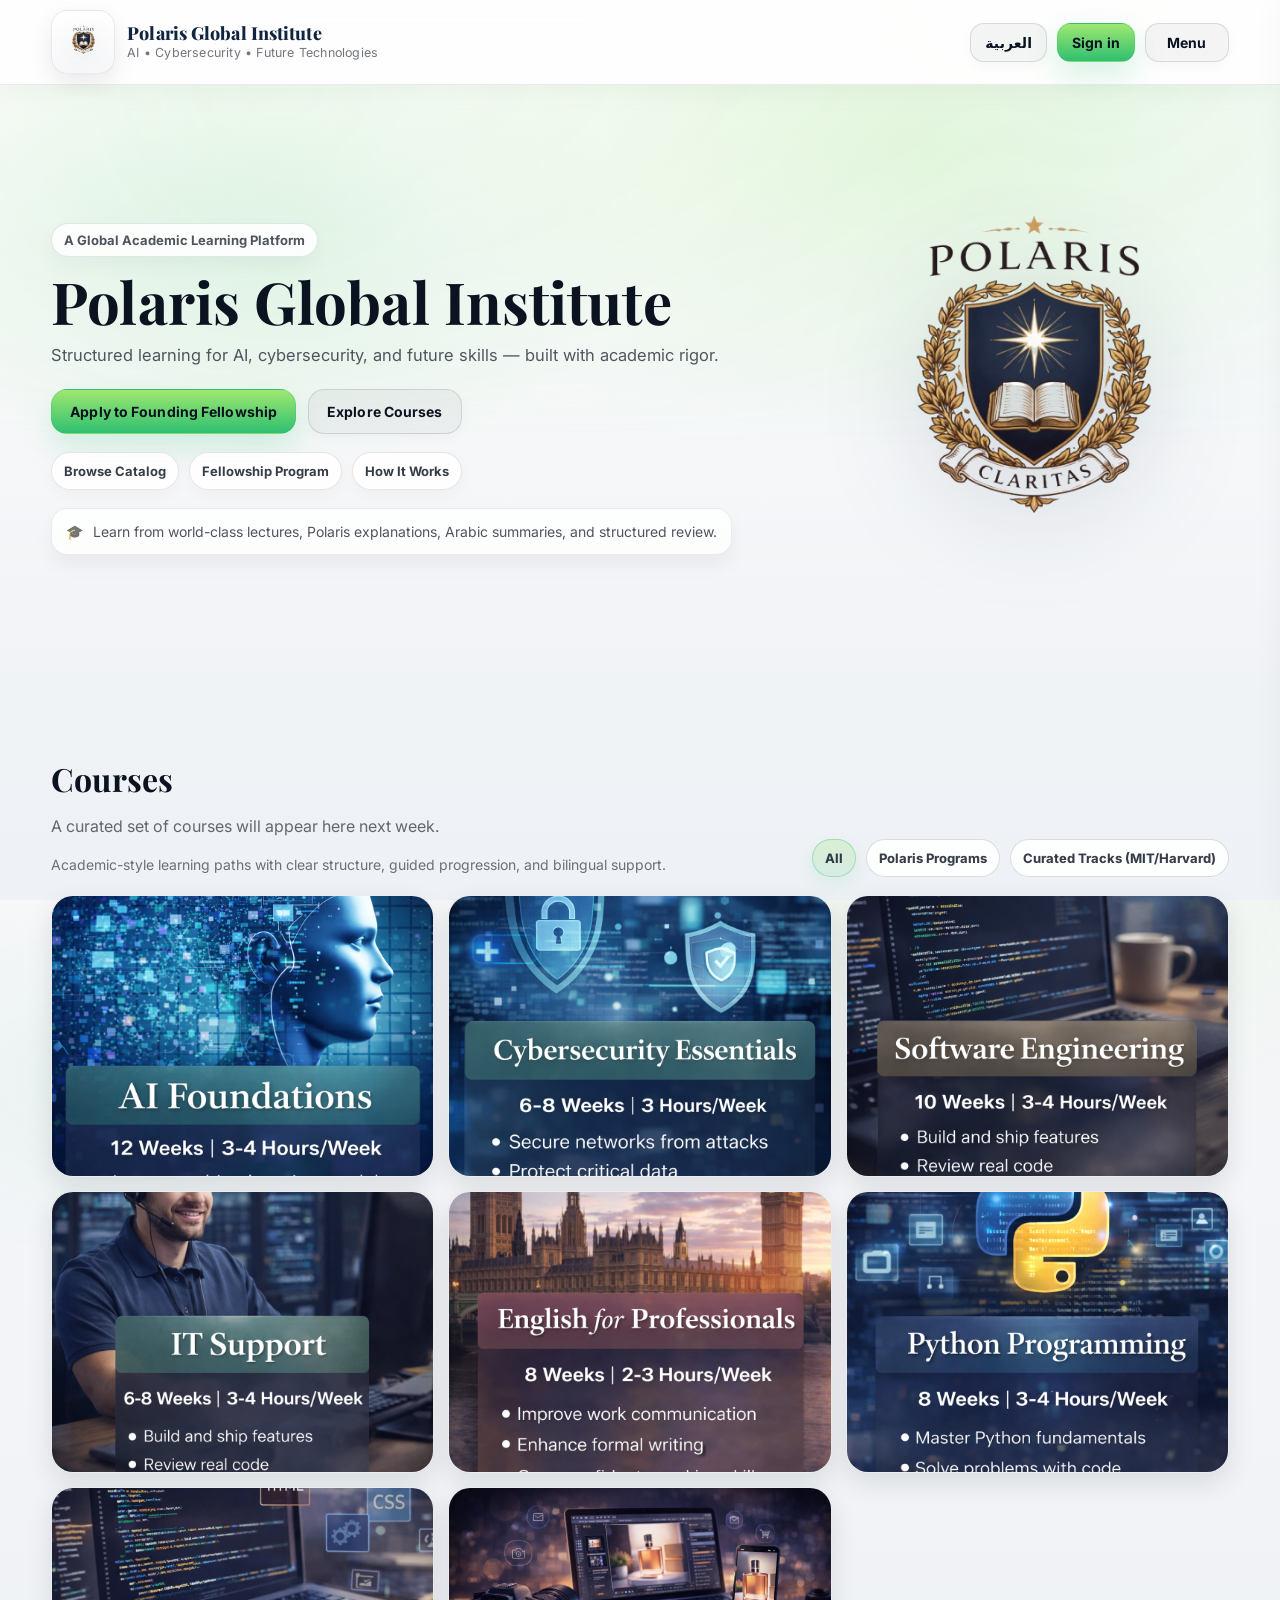
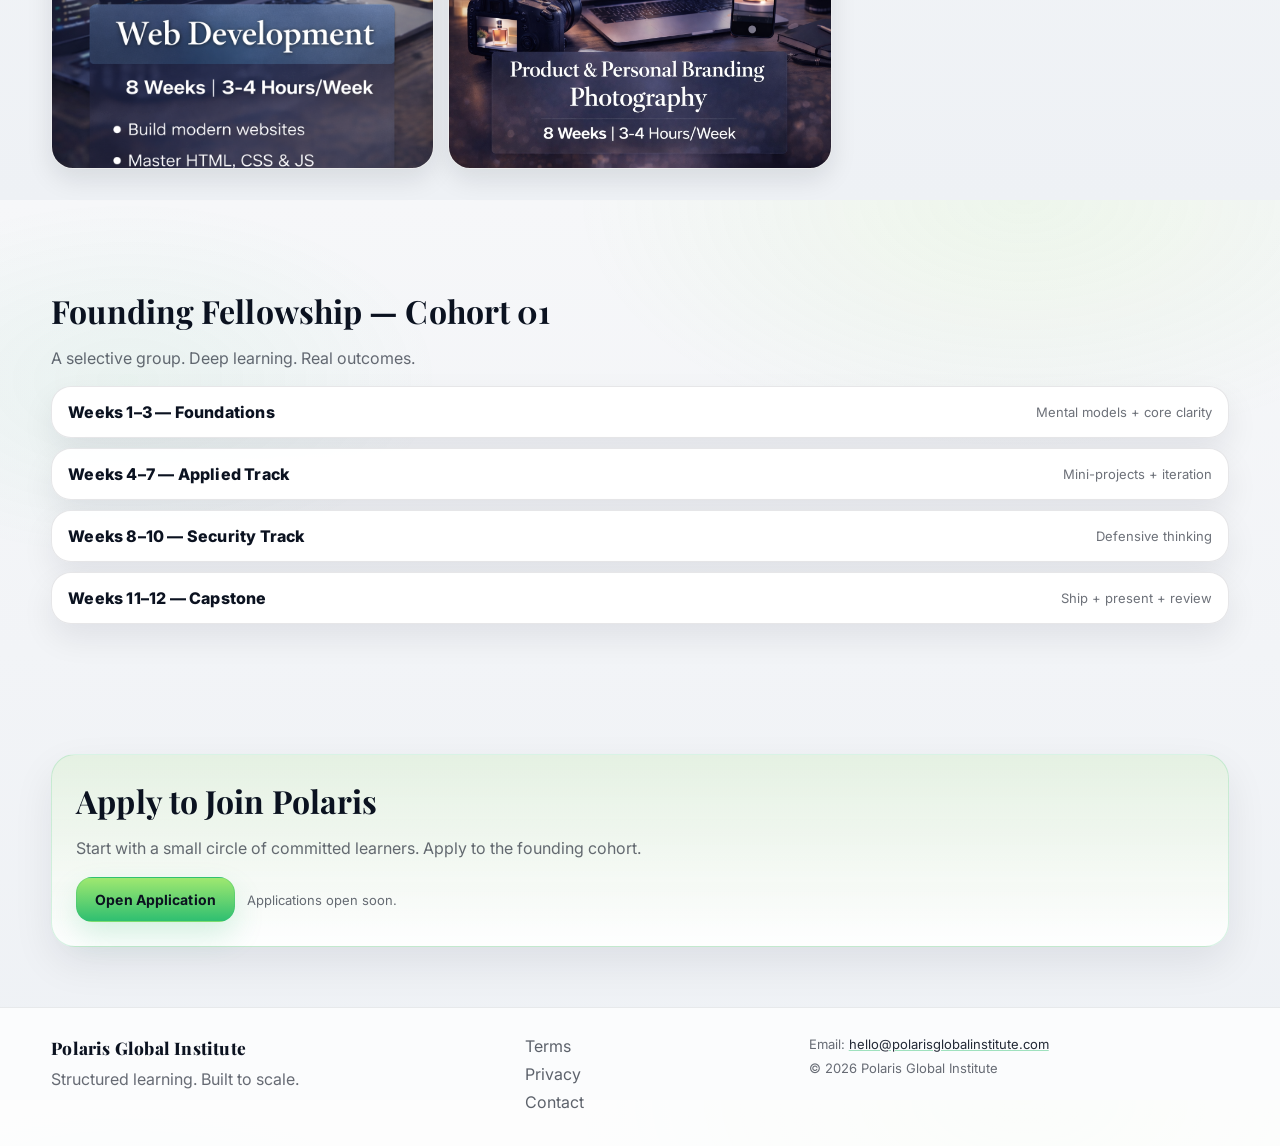
<file: index.html>
<!doctype html>
<html lang="en" dir="ltr">
<head>
  <meta charset="UTF-8" />
  <meta name="viewport" content="width=device-width, initial-scale=1.0, viewport-fit=cover" />
  <title>Polaris Global Institute</title>
  <meta
    name="description"
    content="Polaris Global Institute — Structured learning for AI, cybersecurity, and future skills."
  />

  <link rel="preconnect" href="https://fonts.googleapis.com">
  <link rel="preconnect" href="https://fonts.gstatic.com" crossorigin>
  <link
    href="https://fonts.googleapis.com/css2?family=Inter:wght@400;600;700;800&family=Playfair+Display:wght@600;700;800&display=swap"
    rel="stylesheet"
  >

  <link rel="stylesheet" href="./styles.css" />

  <style>
    /* =========================================================
       INDEX-ONLY POLISH
       - Better logo top-left
       - Stronger hero balance
       - Small premium refinements
    ========================================================= */

    .topbar__inner{
      gap: 18px;
    }

    .brand{
      display: inline-flex !important;
      align-items: center;
      gap: 12px;
      min-width: 0;
      flex: 1 1 auto;
    }

    .brand--empty{
      min-width: 0;
    }

    .brand__logoShell{
      width: 64px;
      height: 64px;
      border-radius: 16px;
      display: inline-flex;
      align-items: center;
      justify-content: center;
      background:
        linear-gradient(180deg, rgba(255,255,255,.96), rgba(246,247,249,.92));
      border: 1px solid rgba(11,18,32,.08);
      box-shadow:
        0 10px 24px rgba(12,18,32,.08),
        inset 0 1px 0 rgba(255,255,255,.9);
      flex: 0 0 auto;
    }

    .brand__logo{
      width: 52px;
      height: 52px;
      object-fit: contain;
      filter: drop-shadow(0 6px 12px rgba(16,36,63,.10));
    }

    .brand__text{
      min-width: 0;
      display: flex;
      flex-direction: column;
      justify-content: center;
      gap: 2px;
    }

    .brand__name{
      font-family: var(--serif);
      font-size: 1.12rem;
      font-weight: 800;
      line-height: 1.05;
      color: var(--navy);
      letter-spacing: .1px;
      white-space: nowrap;
    }

    .brand__tagline{
      font-size: .78rem;
      color: rgba(11,18,32,.58);
      white-space: nowrap;
    }

    .topbar__actions{
      flex: 0 0 auto;
    }

    /* remove old top-right logo visual if any */
    .topbar__actions .brandLogo{
      display: none !important;
    }

    .hero__title{
      max-width: 760px;
    }

    .hero__subtitle{
      max-width: 760px;
    }

    .hero__content{
      max-width: 760px;
    }

    .hero__art{
      align-self: center;
    }

    .hero__art::before{
      opacity: .98;
      filter: drop-shadow(0 24px 50px rgba(16,36,63,.16));
    }

    .heroCardNote{
      margin-top: 18px;
      display: inline-flex;
      align-items: center;
      gap: 10px;
      padding: 12px 14px;
      border-radius: 16px;
      background: rgba(255,255,255,.82);
      border: 1px solid rgba(11,18,32,.08);
      box-shadow: 0 10px 20px rgba(12,18,32,.05);
      color: rgba(11,18,32,.72);
      font-size: 14px;
      line-height: 1.5;
    }

    .coursesIntroNote{
      margin-top: 10px;
      color: rgba(11,18,32,.58);
      font-size: 14px;
      line-height: 1.7;
    }

    .footer__meta{
      display: flex;
      flex-direction: column;
      gap: 8px;
    }

    @media (max-width: 960px){
      .brand__logoShell{
        width: 58px;
        height: 58px;
        border-radius: 15px;
      }

      .brand__logo{
        width: 46px;
        height: 46px;
      }

      .brand__name{
        font-size: 1rem;
      }

      .brand__tagline{
        font-size: .74rem;
      }
    }

    @media (max-width: 640px){
      .topbar__inner{
        align-items: center;
      }

      .brand{
        gap: 10px;
      }

      .brand__logoShell{
        width: 52px;
        height: 52px;
        border-radius: 14px;
      }

      .brand__logo{
        width: 41px;
        height: 41px;
      }

      .brand__tagline{
        display: none;
      }

      .topbar__actions{
        gap: 8px;
      }

      .topbar__actions .btn{
        padding: 9px 11px;
      }

      .heroCardNote{
        width: 100%;
        justify-content: center;
        text-align: center;
      }
    }

    @media (max-width: 520px){
      .brand__name{
        font-size: .95rem;
      }

      .topbar__actions .btn--primary{
        display: none;
      }
    }
  </style>
</head>

<body>
  <!-- Top Bar -->
  <header class="topbar">
    <div class="wrap topbar__inner">
      <a class="brand brand--empty" href="./index.html" aria-label="Polaris Global Institute">
        <span class="brand__logoShell" aria-hidden="true">
          <img class="brand__logo" src="./images/logo.png" alt="" />
        </span>

        <span class="brand__text">
          <span class="brand__name">Polaris Global Institute</span>
          <span class="brand__tagline">AI • Cybersecurity • Future Technologies</span>
        </span>

        <span class="sr-only">Polaris Global Institute</span>
      </a>

      <div class="topbar__actions">
        <button
          id="langToggle"
          class="btn btn--ghost"
          type="button"
          aria-label="Switch language"
        >
          العربية
        </button>

        <a class="btn btn--primary" href="./login.html" data-i18n="signin">Sign in</a>

        <button
          id="menuBtn"
          class="btn btn--ghost menuBtn"
          type="button"
          aria-expanded="false"
          aria-controls="menuPanel"
        >
          <span data-i18n="menu">Menu</span>
        </button>
      </div>
    </div>

    <!-- Slide Menu -->
    <div id="menuPanel" class="menu" aria-hidden="true">
      <div class="menu__inner">
        <div class="menu__head">
          <div class="menu__title">Polaris</div>
          <button id="menuClose" class="menu__close" type="button" aria-label="Close menu">✕</button>
        </div>

        <nav class="menu__nav">
          <a href="#courses" class="menu__link" data-i18n="nav_courses">Courses</a>
          <a href="#program" class="menu__link" data-i18n="nav_program">Program</a>

          <button
            class="menu__accordion"
            id="menuAboutToggle"
            type="button"
            aria-expanded="false"
            aria-controls="menuAboutPanel"
          >
            <span data-i18n="about_title">About Polaris</span>
            <span class="menu__accordionIcon" aria-hidden="true">▾</span>
          </button>

          <div class="menu__accordionPanel" id="menuAboutPanel" hidden>
            <div class="menu__aboutCard">
              <p class="p muted" data-i18n="about_p1">
                Polaris Global Institute is an independent learning initiative focused on rigorous, structured education.
              </p>

              <p class="p muted" data-i18n="about_p2">
                We start small, build real capability, and scale with quality — not noise.
              </p>

              <div class="small muted" style="margin-top:10px;" data-i18n="pillars_title">Program Pillars</div>
              <ul class="list">
                <li data-i18n="pl_1">Clear mental models</li>
                <li data-i18n="pl_2">Applied projects</li>
                <li data-i18n="pl_3">Peer review</li>
                <li data-i18n="pl_4">Progress tracking</li>
              </ul>
            </div>
          </div>

          <div class="menu__divider"></div>

          <a href="./principles.html" class="menu__link" data-i18n="nav_principles">Principles</a>
          <a href="./terms.html" class="menu__link" data-i18n="nav_terms">Terms</a>
          <a href="./privacy.html" class="menu__link" data-i18n="nav_privacy">Privacy</a>
          <a href="./contact.html" class="menu__link" data-i18n="nav_contact">Contact</a>

          <div class="menu__divider"></div>

          <a href="./dashboard.html" class="menu__link" data-i18n="nav_dashboard">My Learning</a>
          <a href="./login.html" class="menu__link menu__link--primary" data-i18n="signin">Sign in</a>
        </nav>

        <div class="menu__footer">
          <div class="small muted" data-i18n="menu_note">
            Clean, structured learning — built to scale.
          </div>
        </div>
      </div>
    </div>

    <div id="menuBackdrop" class="menuBackdrop" aria-hidden="true"></div>
  </header>

  <!-- Hero -->
  <main>
    <section class="hero hero--compact">
      <div class="wrap hero__inner">
        <div class="hero__grid">
          <div class="hero__content">
            <div class="hero__badge" data-i18n="badge">A Global Academic Learning Platform</div>

            <h1 class="hero__title" data-i18n="hero_title">Polaris Global Institute</h1>

            <p class="hero__subtitle" data-i18n="hero_subtitle">
              Structured learning for AI, cybersecurity, and future skills — built with academic rigor.
            </p>

            <div class="hero__cta">
              <a class="btn btn--primary btn--lg" href="#apply" data-i18n="cta_primary">
                Apply to Founding Fellowship
              </a>

              <a class="btn btn--ghost btn--lg" href="#courses" data-i18n="cta_secondary">
                Explore Courses
              </a>
            </div>

            <div class="hero__pills" aria-label="Quick navigation">
              <a class="pill" href="#courses" data-i18n="pill_catalog">Browse Catalog</a>
              <a class="pill" href="#program" data-i18n="pill_program">Fellowship Program</a>

              <button
                class="pill pill--btn"
                id="howToggle"
                type="button"
                aria-expanded="false"
                aria-controls="how"
              >
                <span data-i18n="pill_how">How It Works</span>
              </button>
            </div>

            <div class="heroCardNote">
              <span>🎓</span>
              <span>Learn from world-class lectures, Polaris explanations, Arabic summaries, and structured review.</span>
            </div>
          </div>

          <div class="hero__art" aria-label="Polaris emblem">
            <img class="heroLogo" src="./images/logo.png" alt="Polaris Logo" />
          </div>
        </div>
      </div>

      <div class="hero__glow" aria-hidden="true"></div>
    </section>

    <!-- COURSES / CATALOG -->
    <section class="section" id="courses">
      <div class="wrap">
        <div class="section__head section__headRow">
          <div>
            <h2 class="h2" data-i18n="courses_title">Courses</h2>
            <p class="p muted" data-i18n="courses_sub">A curated set of courses will appear here next week.</p>
            <div class="coursesIntroNote">
              Academic-style learning paths with clear structure, guided progression, and bilingual support.
            </div>
          </div>

          <div class="catalogFilters" aria-label="Catalog filters">
            <button class="chip is-active" type="button" data-filter="all" data-i18n="filter_all">All</button>
            <button class="chip" type="button" data-filter="polaris" data-i18n="filter_polaris">Polaris Programs</button>
            <button class="chip" type="button" data-filter="curated" data-i18n="filter_curated">Curated Tracks (MIT/Harvard)</button>
          </div>
        </div>

        <div class="catalogGrid" id="catalogGrid"></div>

        <noscript>
          <p class="p muted" style="margin-top:12px;">
            JavaScript is required to load the course catalog.
          </p>
        </noscript>
      </div>
    </section>

    <!-- How it works -->
    <section class="section is-collapsed" id="how" aria-hidden="true">
      <div class="wrap">
        <div class="section__head">
          <h2 class="h2" data-i18n="how_title">How Polaris Works</h2>
          <p class="p muted" data-i18n="how_sub">
            A clean system: learn with structure, build real output, and earn review.
          </p>
        </div>

        <div class="howGrid">
          <div class="howCard">
            <div class="howNum">01</div>
            <h3 class="h3" data-i18n="how_1_t">Cohort Learning</h3>
            <p class="p muted" data-i18n="how_1_p">Small groups. Strong focus. Clear weekly rhythm.</p>
            <div class="metaRow">
              <span class="meta" data-i18n="how_1_m1">Cohort 01</span>
              <span class="meta" data-i18n="how_1_m2">Account-based</span>
            </div>
          </div>

          <div class="howCard">
            <div class="howNum">02</div>
            <h3 class="h3" data-i18n="how_2_t">12-Week Structure</h3>
            <p class="p muted" data-i18n="how_2_p">Foundations → applied track → security thinking → capstone.</p>
            <div class="metaRow">
              <span class="meta" data-i18n="how_2_m1">12 weeks</span>
              <span class="meta" data-i18n="how_2_m2">Structured program</span>
            </div>
          </div>

          <div class="howCard">
            <div class="howNum">03</div>
            <h3 class="h3" data-i18n="how_3_t">Build + Review</h3>
            <p class="p muted" data-i18n="how_3_p">Ship real work. Get peer feedback. Improve the craft.</p>
            <div class="metaRow">
              <span class="meta" data-i18n="how_3_m1">Projects</span>
              <span class="meta" data-i18n="how_3_m2">Peer review</span>
            </div>
          </div>
        </div>
      </div>
    </section>

    <!-- Program -->
    <section class="section" id="program">
      <div class="wrap">
        <div class="section__head">
          <h2 class="h2" data-i18n="program_title">Founding Fellowship — Cohort 01</h2>
          <p class="p muted" data-i18n="program_sub">A selective group. Deep learning. Real outcomes.</p>
        </div>

        <div class="accordionStack">
          <details class="acc">
            <summary class="acc__sum">
              <span class="acc__title" data-i18n="wk_1_title">Weeks 1–3 — Foundations</span>
              <span class="acc__meta" data-i18n="wk_1_meta">Mental models + core clarity</span>
            </summary>
            <div class="acc__body">
              <p class="p muted" data-i18n="wk_1_p">Mental models, core concepts, and practical clarity.</p>
            </div>
          </details>

          <details class="acc">
            <summary class="acc__sum">
              <span class="acc__title" data-i18n="wk_2_title">Weeks 4–7 — Applied Track</span>
              <span class="acc__meta" data-i18n="wk_2_meta">Mini-projects + iteration</span>
            </summary>
            <div class="acc__body">
              <p class="p muted" data-i18n="wk_2_p">Build mini-projects, iterate, and refine.</p>
            </div>
          </details>

          <details class="acc">
            <summary class="acc__sum">
              <span class="acc__title" data-i18n="wk_3_title">Weeks 8–10 — Security Track</span>
              <span class="acc__meta" data-i18n="wk_3_meta">Defensive thinking</span>
            </summary>
            <div class="acc__body">
              <p class="p muted" data-i18n="wk_3_p">Defensive thinking and responsible implementation.</p>
            </div>
          </details>

          <details class="acc">
            <summary class="acc__sum">
              <span class="acc__title" data-i18n="wk_4_title">Weeks 11–12 — Capstone</span>
              <span class="acc__meta" data-i18n="wk_4_meta">Ship + present + review</span>
            </summary>
            <div class="acc__body">
              <p class="p muted" data-i18n="wk_4_p">Ship a real project and present it with peer review.</p>
            </div>
          </details>
        </div>
      </div>
    </section>

    <!-- Apply -->
    <section class="section" id="apply">
      <div class="wrap apply">
        <div class="apply__box">
          <h2 class="h2" data-i18n="apply_title">Apply to Join Polaris</h2>
          <p class="p muted" data-i18n="apply_p">
            Start with a small circle of committed learners. Apply to the founding cohort.
          </p>
          <div class="apply__cta">
            <a class="btn btn--primary btn--lg" href="#" data-i18n="apply_btn">Open Application</a>
            <span class="muted small" data-i18n="apply_note">Applications open soon.</span>
          </div>
        </div>
      </div>
    </section>

    <!-- Footer -->
    <footer class="footer" id="contact">
      <div class="wrap footer__inner">
        <div>
          <div class="footer__brand">Polaris Global Institute</div>
          <div class="footer__tag" data-i18n="footer_tag">Structured learning. Built to scale.</div>
        </div>

        <div class="footer__links">
          <a href="./terms.html" data-i18n="nav_terms">Terms</a>
          <a href="./privacy.html" data-i18n="nav_privacy">Privacy</a>
          <a href="./contact.html" data-i18n="nav_contact">Contact</a>
        </div>

        <div class="footer__meta">
          <div class="muted small">
            <span data-i18n="footer_email_label">Email:</span>
            <a class="link" href="mailto:hello@polarisglobalinstitute.com">hello@polarisglobalinstitute.com</a>
          </div>
          <div class="muted small">© <span id="year"></span> Polaris Global Institute</div>
        </div>
      </div>
    </footer>
  </main>

  <script src="./app.js"></script>
</body>
</html>
</file>
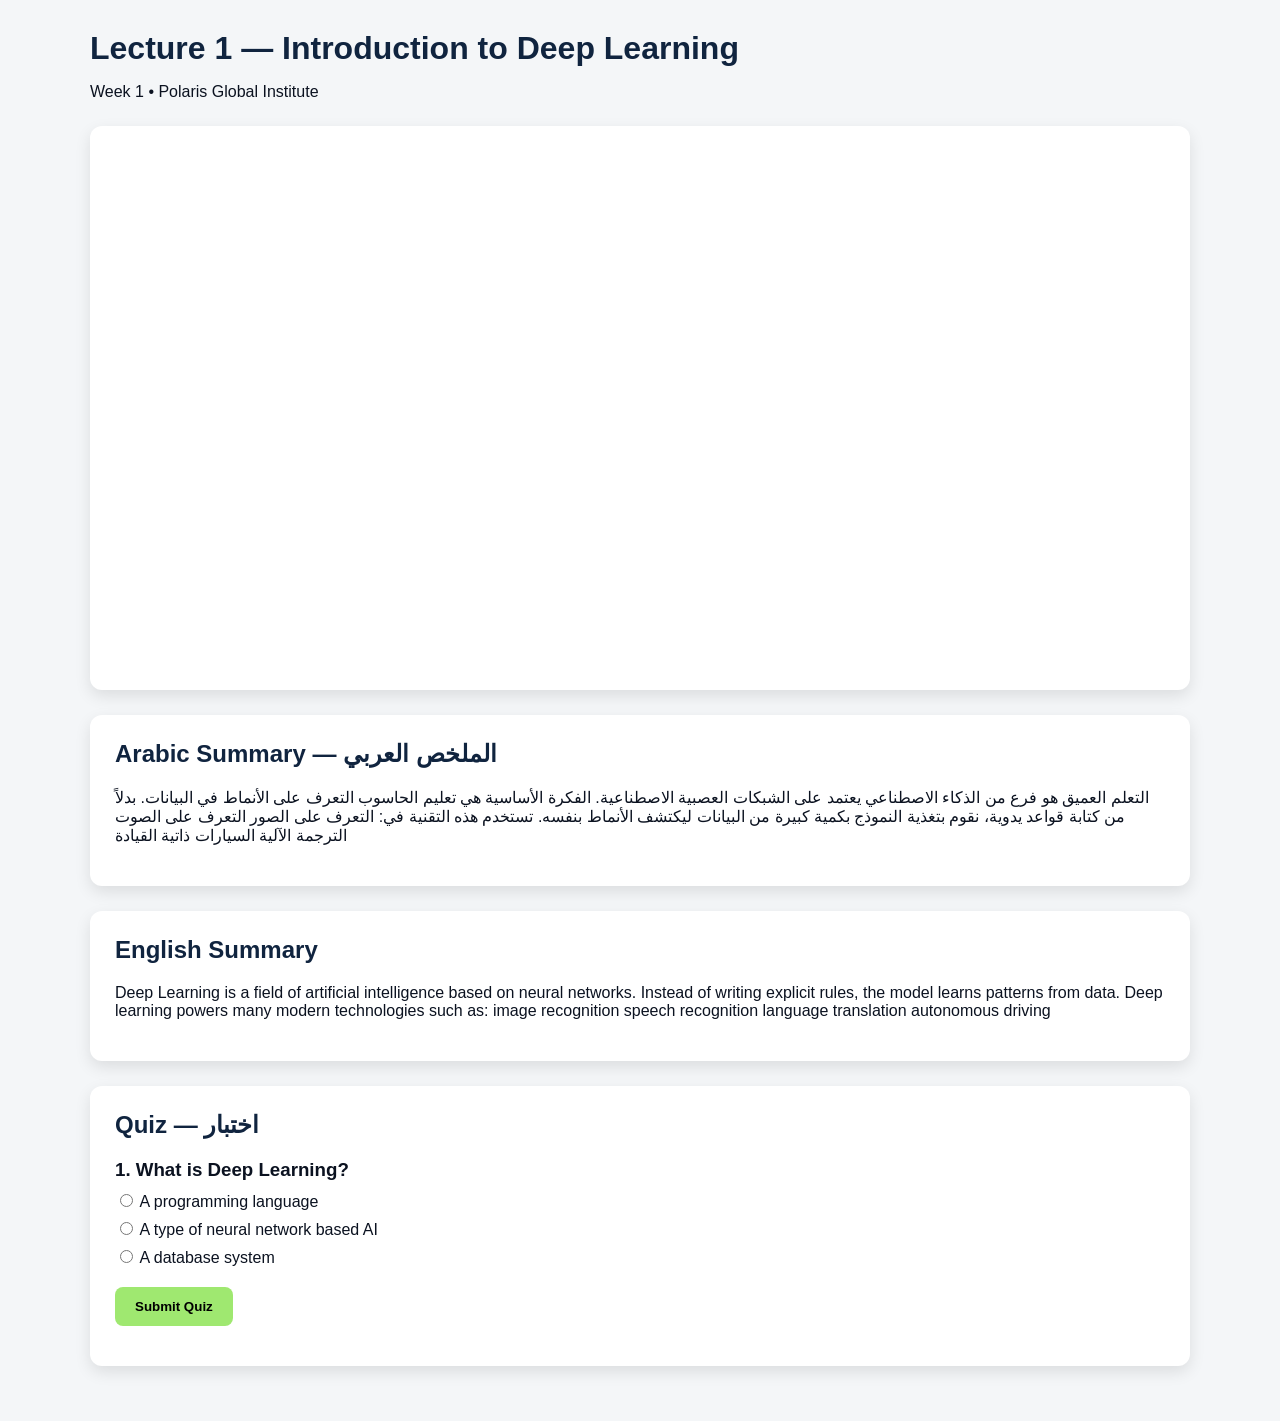
<file: courses/deep-learning/week1/lecture1.html>
<!DOCTYPE html>
<html lang="en">
<head>
<meta charset="UTF-8">
<meta name="viewport" content="width=device-width, initial-scale=1.0">

<title>Lecture 1 — Introduction to Deep Learning</title>

<style>

body{
font-family:Arial;
background:#f4f6f8;
margin:0;
color:#0b1220;
}

.container{
max-width:1100px;
margin:auto;
padding:30px;
}

.header{
margin-bottom:25px;
}

.header h1{
margin:0;
color:#10243f;
}

.video{
background:white;
padding:20px;
border-radius:12px;
box-shadow:0 6px 16px rgba(0,0,0,.1);
margin-bottom:25px;
}

.video iframe{
width:100%;
height:520px;
border:none;
border-radius:10px;
}

.section{
background:white;
padding:25px;
border-radius:12px;
margin-bottom:25px;
box-shadow:0 6px 16px rgba(0,0,0,.1);
}

.section h2{
margin-top:0;
color:#10243f;
}

.quiz-question{
margin-bottom:20px;
}

.quiz-question h3{
margin-bottom:10px;
}

.option{
display:block;
margin-bottom:8px;
}

button{
padding:12px 20px;
border:none;
border-radius:8px;
background:#9FE870;
font-weight:bold;
cursor:pointer;
}

button:hover{
background:#7ed957;
}

.finish{
margin-top:20px;
background:#10243f;
color:white;
}

</style>
</head>

<body>

<div class="container">

<div class="header">
<h1>Lecture 1 — Introduction to Deep Learning</h1>
<p>Week 1 • Polaris Global Institute</p>
</div>


<div class="video">

<iframe src="https://player.vimeo.com/video/1173676984"></iframe>

</div>



<div class="section">

<h2>Arabic Summary — الملخص العربي</h2>

<p>

التعلم العميق هو فرع من الذكاء الاصطناعي يعتمد على الشبكات العصبية الاصطناعية.

الفكرة الأساسية هي تعليم الحاسوب التعرف على الأنماط في البيانات.

بدلاً من كتابة قواعد يدوية، نقوم بتغذية النموذج بكمية كبيرة من البيانات ليكتشف الأنماط بنفسه.

تستخدم هذه التقنية في:

التعرف على الصور  
التعرف على الصوت  
الترجمة الآلية  
السيارات ذاتية القيادة  

</p>

</div>


<div class="section">

<h2>English Summary</h2>

<p>

Deep Learning is a field of artificial intelligence based on neural networks.

Instead of writing explicit rules, the model learns patterns from data.

Deep learning powers many modern technologies such as:

image recognition  
speech recognition  
language translation  
autonomous driving

</p>

</div>



<div class="section">

<h2>Quiz — اختبار</h2>


<div class="quiz-question">

<h3>1. What is Deep Learning?</h3>

<label class="option">
<input type="radio" name="q1" value="a">
A programming language
</label>

<label class="option">
<input type="radio" name="q1" value="b">
A type of neural network based AI
</label>

<label class="option">
<input type="radio" name="q1" value="c">
A database system
</label>

</div>



<button onclick="checkQuiz()">Submit Quiz</button>

<div id="quizResult" style="margin-top:15px;font-weight:bold;"></div>

<button class="finish" id="finishBtn" style="display:none;" onclick="finishLecture()">
Finish Lecture
</button>

</div>

</div>



<script>

function checkQuiz(){

let answer=document.querySelector('input[name="q1"]:checked')

if(!answer){
alert("Please answer the question")
return
}

if(answer.value==="b"){

document.getElementById("quizResult").innerHTML="Correct ✔"

document.getElementById("finishBtn").style.display="inline-block"

}else{

document.getElementById("quizResult").innerHTML="Incorrect — try again"

}

}



function finishLecture(){

let completed=JSON.parse(localStorage.getItem("polaris_week1_completed"))||[]

if(!completed.includes(1)){
completed.push(1)
}

localStorage.setItem("polaris_week1_completed",JSON.stringify(completed))

localStorage.setItem("polaris_last_lecture","./lecture1.html")

window.location.href="./lecture2.html"

}

</script>


</body>
</html>
</file>
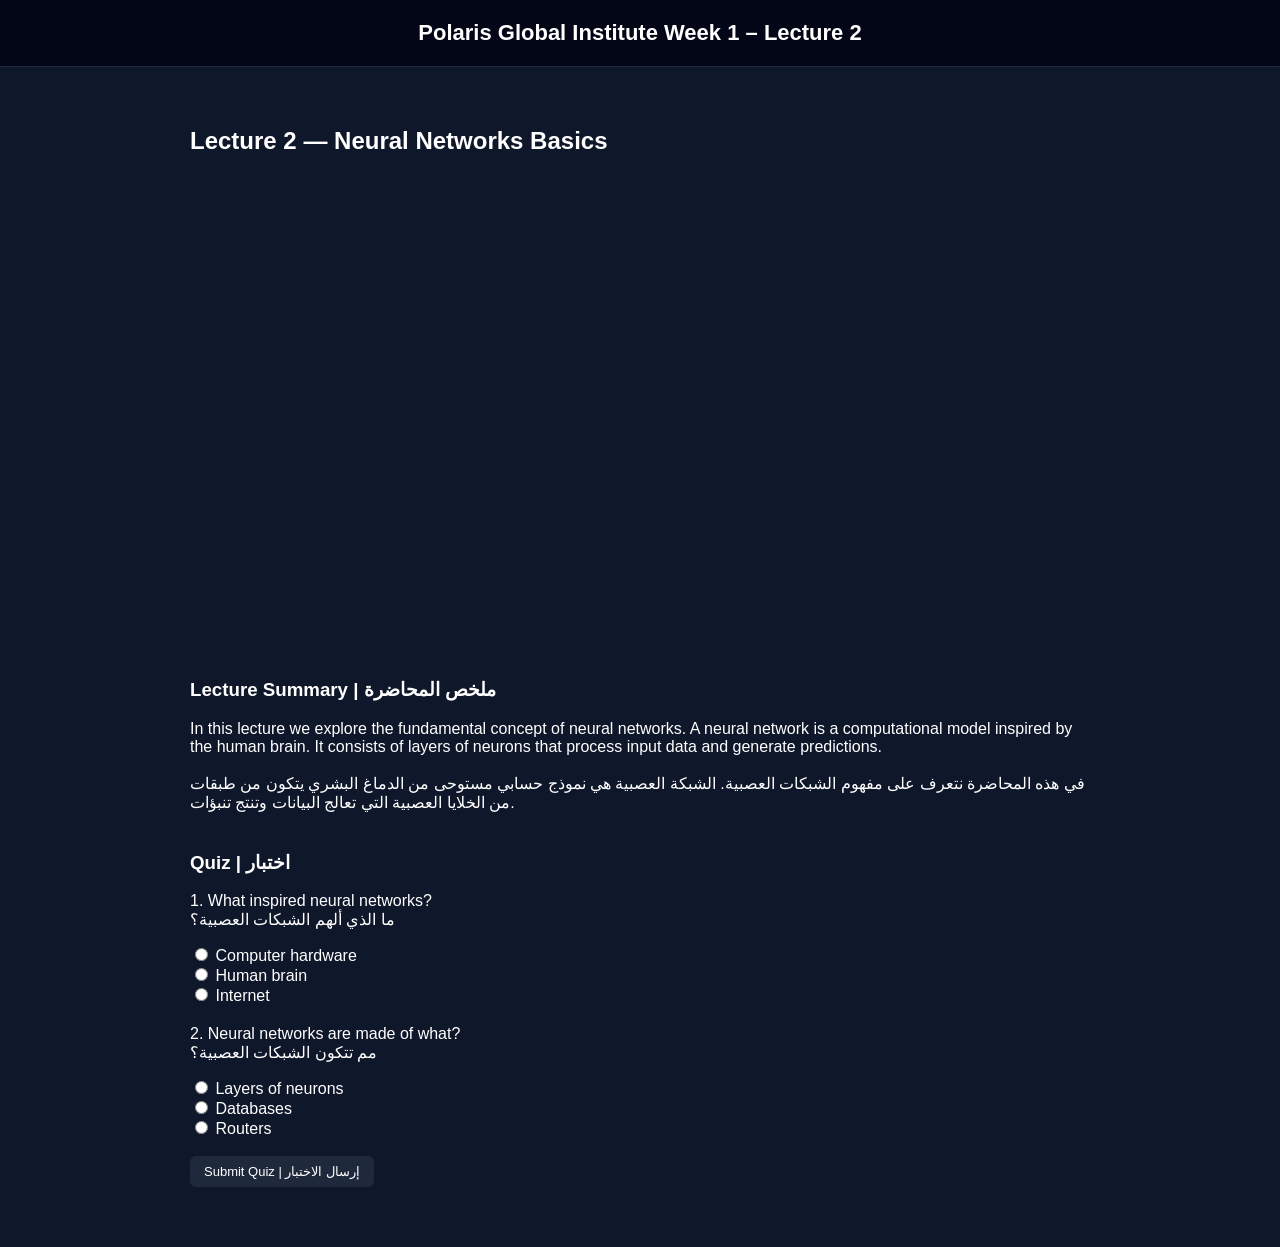
<file: courses/deep-learning/week1/lecture2.html>
<!DOCTYPE html>
<html lang="en">
<head>

<meta charset="UTF-8">
<meta name="viewport" content="width=device-width, initial-scale=1.0">

<title>Polaris – Week 1 Lecture 2</title>

<link rel="stylesheet" href="course.css">

</head>

<body>

<header>
Polaris Global Institute  
Week 1 – Lecture 2
</header>


<div class="course-container">

<h2>Lecture 2 — Neural Networks Basics</h2>


<!-- VIDEO -->

<div style="margin-top:30px">

<iframe
width="100%"
height="450"
src="https://player.vimeo.com/video/1173677836"
frameborder="0"
allowfullscreen>
</iframe>

</div>


<!-- SUMMARY -->

<h3 style="margin-top:40px">Lecture Summary | ملخص المحاضرة</h3>

<p>

In this lecture we explore the fundamental concept of neural networks.
A neural network is a computational model inspired by the human brain.
It consists of layers of neurons that process input data and generate predictions.

<br><br>

في هذه المحاضرة نتعرف على مفهوم الشبكات العصبية.
الشبكة العصبية هي نموذج حسابي مستوحى من الدماغ البشري
يتكون من طبقات من الخلايا العصبية التي تعالج البيانات
وتنتج تنبؤات.

</p>



<!-- QUIZ -->

<h3 style="margin-top:40px">Quiz | اختبار</h3>

<form id="quiz-form">

<p>1. What inspired neural networks? <br> ما الذي ألهم الشبكات العصبية؟</p>

<label><input type="radio" name="q1" value="a"> Computer hardware</label><br>
<label><input type="radio" name="q1" value="b"> Human brain</label><br>
<label><input type="radio" name="q1" value="c"> Internet</label>



<p style="margin-top:20px">2. Neural networks are made of what? <br> مم تتكون الشبكات العصبية؟</p>

<label><input type="radio" name="q2" value="a"> Layers of neurons</label><br>
<label><input type="radio" name="q2" value="b"> Databases</label><br>
<label><input type="radio" name="q2" value="c"> Routers</label>



<br><br>

<button type="button" onclick="submitQuiz(1,2,['b','a'])">
Submit Quiz | إرسال الاختبار
</button>

</form>


<div id="quiz-result" style="margin-top:20px"></div>



<!-- NEXT LECTURE -->

<button
id="next-lecture-btn"
style="display:none;margin-top:30px"
onclick="goToLecture(1,3,'lecture3.html')">

Next Lecture → Lecture 3  
المحاضرة التالية

</button>


</div>


<script src="quiz.js"></script>

</body>
</html>
</file>
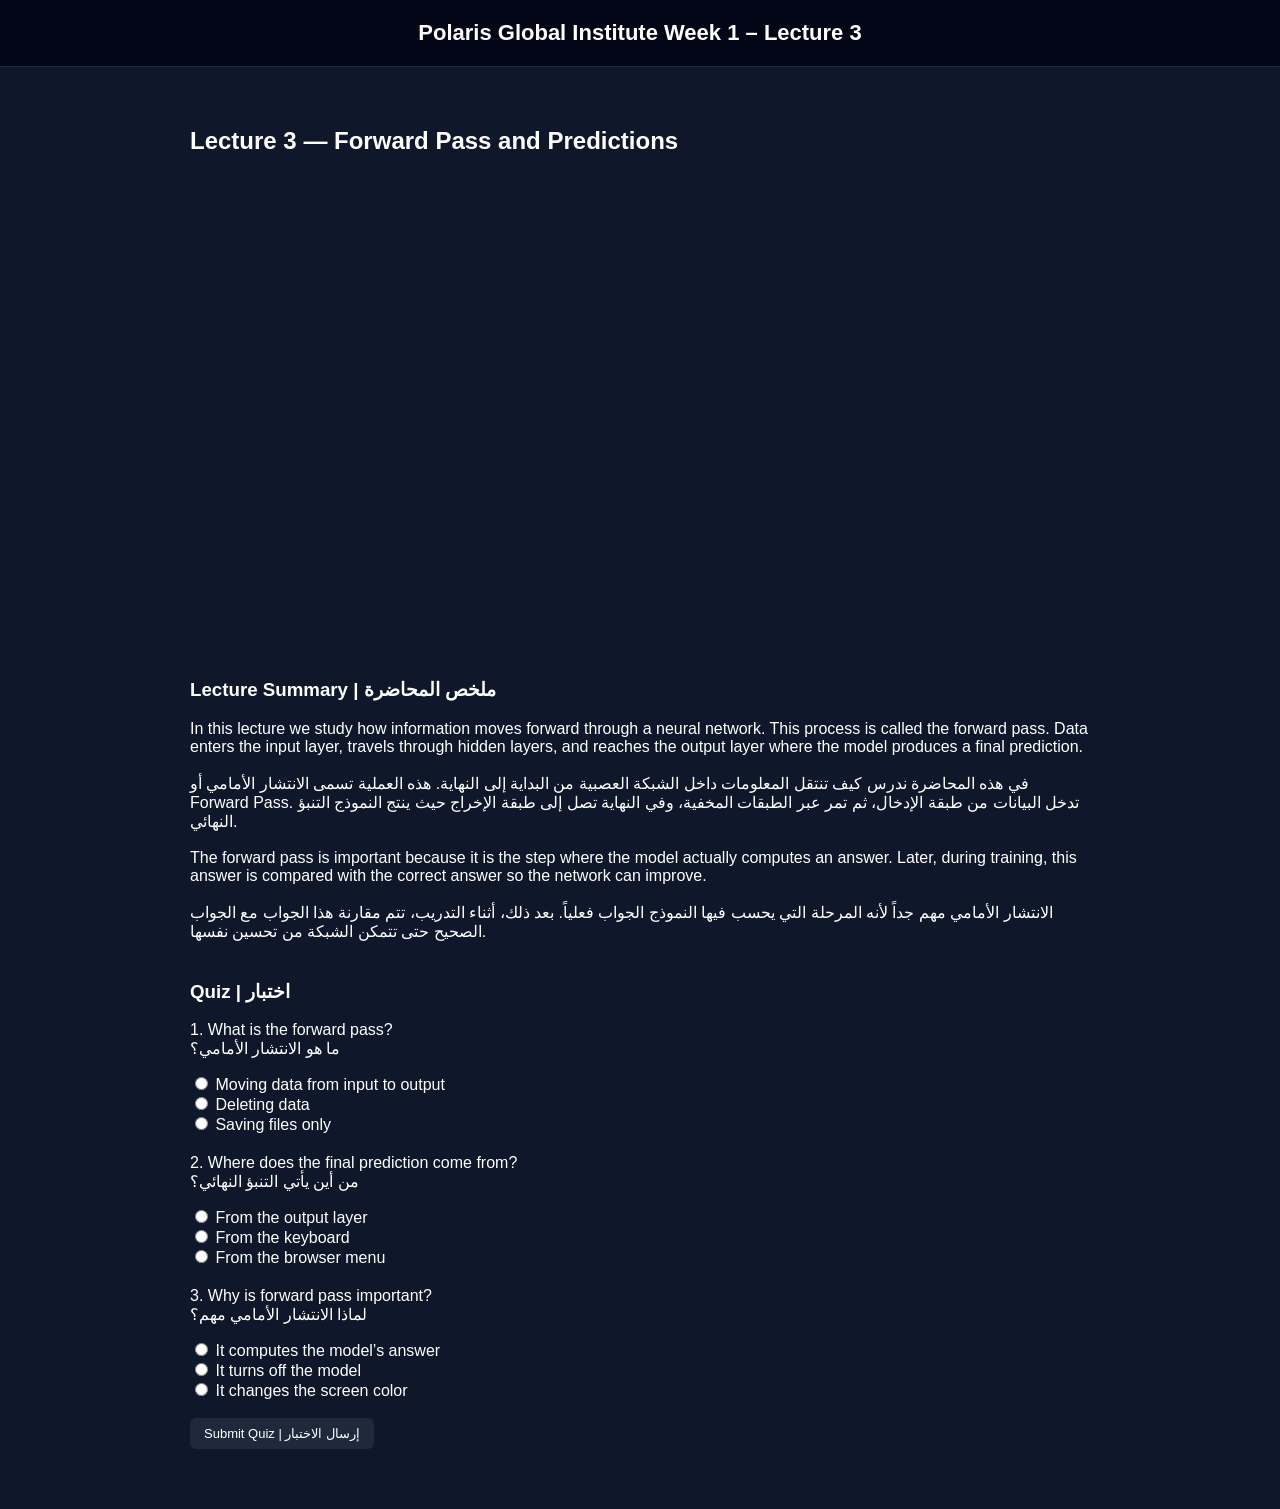
<file: courses/deep-learning/week1/lecture3.html>
<!DOCTYPE html>
<html lang="en">
<head>

<meta charset="UTF-8">
<meta name="viewport" content="width=device-width, initial-scale=1.0">

<title>Polaris – Week 1 Lecture 3</title>

<link rel="stylesheet" href="course.css">

</head>

<body>

<header>
Polaris Global Institute  
Week 1 – Lecture 3
</header>

<div class="course-container">

<h2>Lecture 3 — Forward Pass and Predictions</h2>

<!-- VIDEO -->
<div style="margin-top:30px">
  <iframe
    width="100%"
    height="450"
    src="https://player.vimeo.com/video/1173678563"
    frameborder="0"
    allowfullscreen>
  </iframe>
</div>

<!-- SUMMARY -->
<h3 style="margin-top:40px">Lecture Summary | ملخص المحاضرة</h3>

<p>
In this lecture we study how information moves forward through a neural network.
This process is called the forward pass. Data enters the input layer, travels
through hidden layers, and reaches the output layer where the model produces
a final prediction.

<br><br>

في هذه المحاضرة ندرس كيف تنتقل المعلومات داخل الشبكة العصبية من البداية
إلى النهاية. هذه العملية تسمى الانتشار الأمامي أو Forward Pass.
تدخل البيانات من طبقة الإدخال، ثم تمر عبر الطبقات المخفية،
وفي النهاية تصل إلى طبقة الإخراج حيث ينتج النموذج التنبؤ النهائي.

<br><br>

The forward pass is important because it is the step where the model actually
computes an answer. Later, during training, this answer is compared with the
correct answer so the network can improve.

<br><br>

الانتشار الأمامي مهم جداً لأنه المرحلة التي يحسب فيها النموذج الجواب فعلياً.
بعد ذلك، أثناء التدريب، تتم مقارنة هذا الجواب مع الجواب الصحيح
حتى تتمكن الشبكة من تحسين نفسها.
</p>

<!-- QUIZ -->
<h3 style="margin-top:40px">Quiz | اختبار</h3>

<form id="quiz-form">

  <p>
    1. What is the forward pass? <br>
    ما هو الانتشار الأمامي؟
  </p>
  <label><input type="radio" name="q1" value="a"> Moving data from input to output</label><br>
  <label><input type="radio" name="q1" value="b"> Deleting data</label><br>
  <label><input type="radio" name="q1" value="c"> Saving files only</label>

  <p style="margin-top:20px">
    2. Where does the final prediction come from? <br>
    من أين يأتي التنبؤ النهائي؟
  </p>
  <label><input type="radio" name="q2" value="a"> From the output layer</label><br>
  <label><input type="radio" name="q2" value="b"> From the keyboard</label><br>
  <label><input type="radio" name="q2" value="c"> From the browser menu</label>

  <p style="margin-top:20px">
    3. Why is forward pass important? <br>
    لماذا الانتشار الأمامي مهم؟
  </p>
  <label><input type="radio" name="q3" value="a"> It computes the model’s answer</label><br>
  <label><input type="radio" name="q3" value="b"> It turns off the model</label><br>
  <label><input type="radio" name="q3" value="c"> It changes the screen color</label>

  <br><br>

  <button type="button" onclick="submitQuiz(1,3,['a','a','a'])">
    Submit Quiz | إرسال الاختبار
  </button>

</form>

<div id="quiz-result" style="margin-top:20px"></div>

<!-- FINISH WEEK -->
<button
  id="next-lecture-btn"
  style="display:none;margin-top:30px"
  onclick="finishWeek1()">

  Finish Week 1 → Go to Week 2  
  إنهاء الأسبوع الأول والانتقال إلى الأسبوع الثاني

</button>

</div>

<script src="quiz.js"></script>

<script>
function finishWeek1() {
  const progress = JSON.parse(localStorage.getItem("polaris_progress")) || {};
  progress.week1Completed = true;
  localStorage.setItem("polaris_progress", JSON.stringify(progress));
  window.location.href = "../week2/week2.html";
}
</script>

</body>
</html>
</file>
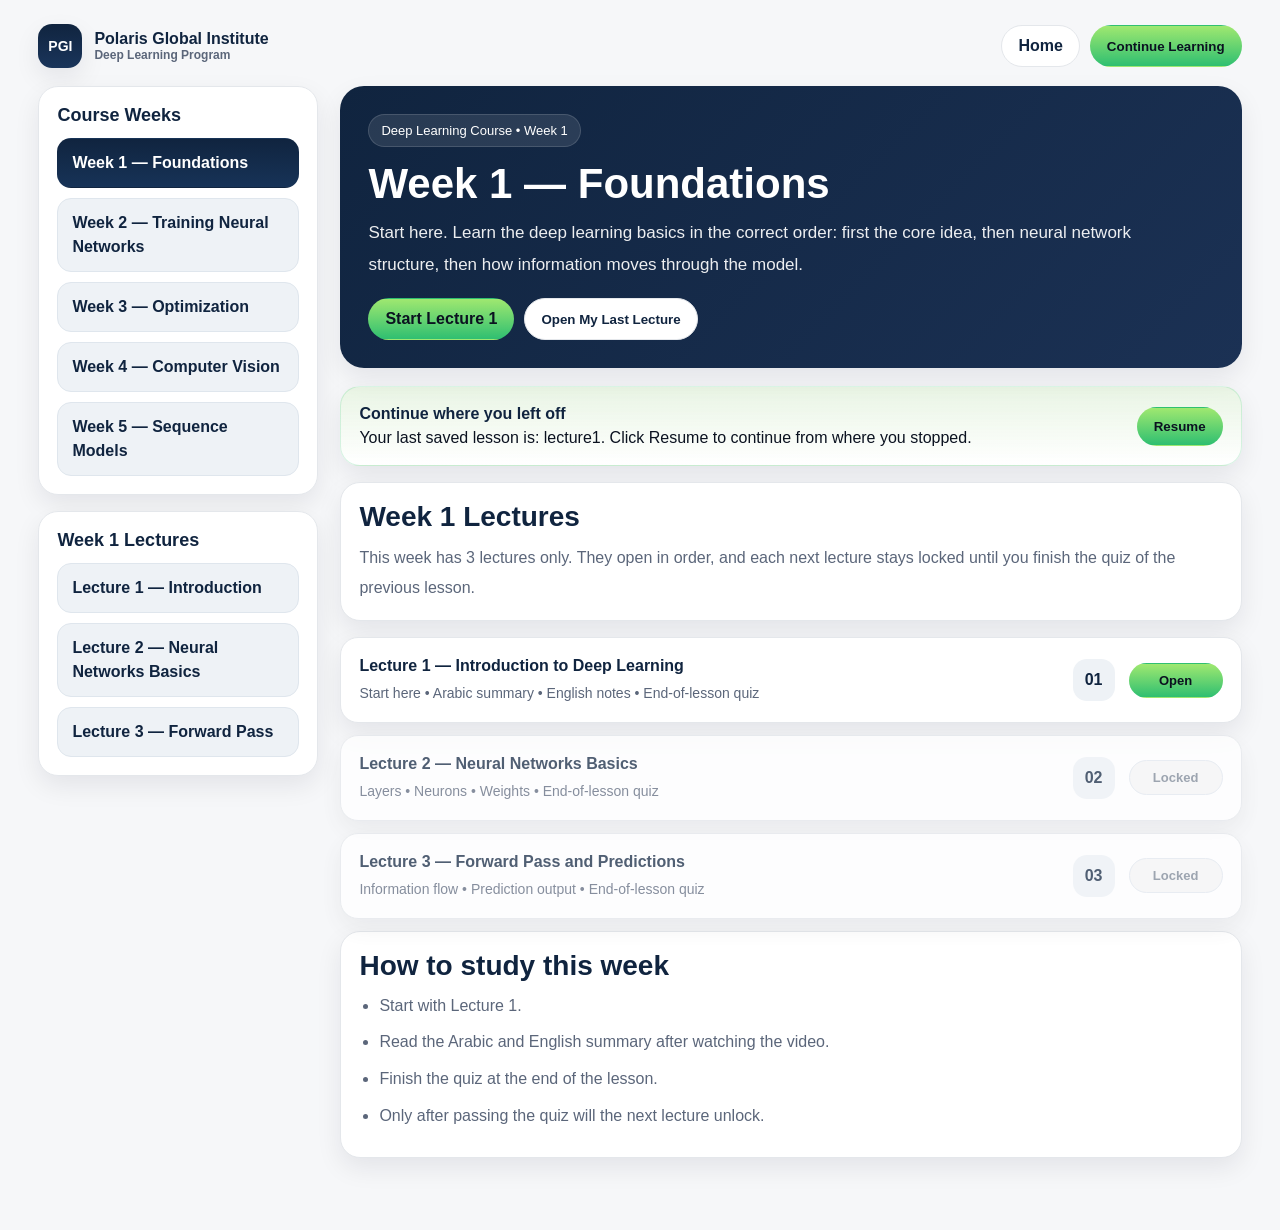
<file: courses/deep-learning/week1/week1.html>
<!DOCTYPE html>
<html lang="en" dir="ltr">
<head>
  <meta charset="UTF-8" />
  <meta name="viewport" content="width=device-width, initial-scale=1.0" />
  <title>Week 1 — Foundations | Polaris Global Institute</title>
  <style>
    :root{
      --bg:#f6f7f9;
      --card:#ffffff;
      --text:#0b1220;
      --muted:#5b667a;
      --line:#e4e7eb;
      --navy:#10243f;
      --navy-2:#173357;
      --green:#9FE870;
      --green-2:#2fbf71;
      --shadow:0 10px 26px rgba(12,18,32,.08);
      --radius:18px;
    }

    *{ box-sizing:border-box; }

    body{
      margin:0;
      font-family:Arial, sans-serif;
      background:var(--bg);
      color:var(--text);
    }

    .page{
      width:min(1380px, 94vw);
      margin:0 auto;
      padding:24px 0 56px;
    }

    .topbar{
      display:flex;
      justify-content:space-between;
      align-items:center;
      gap:12px;
      flex-wrap:wrap;
      margin-bottom:18px;
    }

    .brand{
      display:flex;
      align-items:center;
      gap:12px;
      text-decoration:none;
      color:var(--navy);
      font-weight:800;
    }

    .brand-mark{
      width:44px;
      height:44px;
      border-radius:14px;
      background:linear-gradient(180deg, #10243f, #1a355b);
      color:#fff;
      display:flex;
      align-items:center;
      justify-content:center;
      box-shadow:var(--shadow);
      font-size:14px;
    }

    .top-actions{
      display:flex;
      gap:10px;
      flex-wrap:wrap;
    }

    .btn{
      display:inline-flex;
      align-items:center;
      justify-content:center;
      gap:8px;
      padding:11px 16px;
      border-radius:999px;
      text-decoration:none;
      font-weight:700;
      border:1px solid var(--line);
      background:#fff;
      color:var(--navy);
      cursor:pointer;
    }

    .btn-primary{
      background:linear-gradient(180deg, var(--green), var(--green-2));
      border-color:transparent;
      color:#0b1220;
    }

    .layout{
      display:grid;
      grid-template-columns:280px minmax(0, 1fr);
      gap:22px;
      align-items:start;
    }

    .sidebar{
      position:sticky;
      top:16px;
      display:flex;
      flex-direction:column;
      gap:16px;
    }

    .side-card{
      background:var(--card);
      border:1px solid var(--line);
      border-radius:20px;
      padding:18px;
      box-shadow:var(--shadow);
    }

    .side-title{
      margin:0 0 12px;
      color:var(--navy);
      font-size:18px;
    }

    .side-list{
      display:flex;
      flex-direction:column;
      gap:10px;
    }

    .side-link{
      display:block;
      text-decoration:none;
      border-radius:14px;
      padding:12px 14px;
      font-weight:700;
      line-height:1.5;
      background:#eef2f6;
      color:var(--navy);
      border:1px solid #dfe6ed;
    }

    .side-link.active{
      background:linear-gradient(180deg, #10243f, #173357);
      color:#fff;
      border-color:transparent;
    }

    .hero{
      background:linear-gradient(135deg, #10243f, #1b3154);
      color:#fff;
      border-radius:24px;
      padding:28px;
      box-shadow:var(--shadow);
      margin-bottom:18px;
    }

    .hero-badge{
      display:inline-flex;
      align-items:center;
      gap:8px;
      background:rgba(255,255,255,.10);
      border:1px solid rgba(255,255,255,.14);
      border-radius:999px;
      padding:8px 12px;
      font-size:13px;
      margin-bottom:14px;
    }

    .hero h1{
      margin:0 0 10px;
      font-size:42px;
      line-height:1.1;
    }

    .hero p{
      margin:0;
      max-width:820px;
      line-height:1.85;
      color:rgba(255,255,255,.92);
      font-size:17px;
    }

    .hero-actions{
      display:flex;
      gap:10px;
      flex-wrap:wrap;
      margin-top:18px;
    }

    .panel{
      background:#fff;
      border:1px solid var(--line);
      border-radius:20px;
      padding:18px;
      box-shadow:var(--shadow);
      margin-bottom:16px;
    }

    .panel h2{
      margin:0 0 10px;
      color:var(--navy);
      font-size:28px;
    }

    .panel p{
      margin:0;
      line-height:1.85;
      color:var(--muted);
      font-size:16px;
    }

    .resume{
      display:flex;
      justify-content:space-between;
      align-items:center;
      gap:14px;
      flex-wrap:wrap;
      background:linear-gradient(180deg, rgba(159,232,112,.15), rgba(255,255,255,.98));
      border-color:rgba(47,191,113,.18);
    }

    .resume strong{
      display:block;
      color:var(--navy);
      margin-bottom:6px;
    }

    .lecture-row{
      display:grid;
      grid-template-columns:minmax(0,1fr) auto auto;
      align-items:center;
      gap:14px;
      padding:16px 18px;
      border:1px solid var(--line);
      border-radius:18px;
      background:#fff;
      box-shadow:var(--shadow);
      text-decoration:none;
      color:inherit;
      margin-bottom:12px;
    }

    .lecture-row.locked{
      opacity:.72;
    }

    .lecture-row__title{
      font-weight:800;
      color:var(--navy);
      margin-bottom:4px;
      line-height:1.5;
    }

    .lecture-row__meta{
      color:var(--muted);
      font-size:14px;
      line-height:1.7;
    }

    .lecture-row__num{
      width:42px;
      height:42px;
      border-radius:14px;
      display:flex;
      align-items:center;
      justify-content:center;
      background:#eef2f6;
      color:var(--navy);
      font-weight:800;
    }

    .lecture-row__status{
      min-width:94px;
      text-align:center;
      padding:9px 12px;
      border-radius:999px;
      font-size:13px;
      font-weight:800;
      background:#f1f4f7;
      color:var(--navy);
      border:1px solid #e2e8ef;
    }

    .lecture-row__status.done{
      background:rgba(159,232,112,.18);
      color:#214118;
      border-color:rgba(47,191,113,.20);
    }

    .lecture-row__status.current{
      background:linear-gradient(180deg, var(--green), var(--green-2));
      color:#0b1220;
      border-color:transparent;
    }

    .lecture-row__status.locked{
      background:#f5f5f5;
      color:#7a8594;
    }

    .help-list{
      margin:0;
      padding-left:20px;
      color:var(--muted);
    }

    .help-list li{
      margin:8px 0;
      line-height:1.8;
    }

    @media (max-width: 1050px){
      .layout{
        grid-template-columns:1fr;
      }

      .sidebar{
        position:static;
      }
    }

    @media (max-width: 720px){
      .page{
        width:min(95vw, 100%);
      }

      .hero h1{
        font-size:32px;
      }

      .lecture-row{
        grid-template-columns:1fr;
        align-items:flex-start;
      }

      .lecture-row__num{
        order:-1;
      }
    }
  </style>
</head>
<body>
  <div class="page">

    <div class="topbar">
      <a class="brand" href="../../../index.html">
        <div class="brand-mark">PGI</div>
        <div>
          <div>Polaris Global Institute</div>
          <div style="font-size:12px;color:#5b667a;font-weight:600;">Deep Learning Program</div>
        </div>
      </a>

      <div class="top-actions">
        <a class="btn" href="../../../index.html">Home</a>
        <button class="btn btn-primary" id="resumeTopBtn" type="button">Continue Learning</button>
      </div>
    </div>

    <div class="layout">
      <aside class="sidebar">

        <div class="side-card">
          <h3 class="side-title">Course Weeks</h3>
          <div class="side-list">
            <a class="side-link active" href="./week1.html">Week 1 — Foundations</a>
            <a class="side-link" href="../week2/week2.html">Week 2 — Training Neural Networks</a>
            <a class="side-link" href="../week3/week3.html">Week 3 — Optimization</a>
            <a class="side-link" href="../week4/week4.html">Week 4 — Computer Vision</a>
            <a class="side-link" href="../week5/week5.html">Week 5 — Sequence Models</a>
          </div>
        </div>

        <div class="side-card">
          <h3 class="side-title">Week 1 Lectures</h3>
          <div class="side-list">
            <a class="side-link" href="./lecture1.html">Lecture 1 — Introduction</a>
            <a class="side-link" href="./lecture2.html">Lecture 2 — Neural Networks Basics</a>
            <a class="side-link" href="./lecture3.html">Lecture 3 — Forward Pass</a>
          </div>
        </div>

      </aside>

      <main>
        <section class="hero">
          <div class="hero-badge">Deep Learning Course • Week 1</div>
          <h1>Week 1 — Foundations</h1>
          <p>
            Start here. Learn the deep learning basics in the correct order: first the core idea,
            then neural network structure, then how information moves through the model.
          </p>

          <div class="hero-actions">
            <a class="btn btn-primary" href="./lecture1.html">Start Lecture 1</a>
            <button class="btn" id="resumeHeroBtn" type="button">Open My Last Lecture</button>
          </div>
        </section>

        <section class="panel resume">
          <div>
            <strong>Continue where you left off</strong>
            <span id="resumeText">If you are new, start with Lecture 1. Polaris will remember your last completed lesson.</span>
          </div>
          <button class="btn btn-primary" id="resumeBtn" type="button">Resume</button>
        </section>

        <section class="panel">
          <h2>Week 1 Lectures</h2>
          <p>
            This week has 3 lectures only. They open in order, and each next lecture stays locked until you finish the quiz of the previous lesson.
          </p>
        </section>

        <div id="lectureList"></div>

        <section class="panel">
          <h2>How to study this week</h2>
          <ul class="help-list">
            <li>Start with Lecture 1.</li>
            <li>Read the Arabic and English summary after watching the video.</li>
            <li>Finish the quiz at the end of the lesson.</li>
            <li>Only after passing the quiz will the next lecture unlock.</li>
          </ul>
        </section>

      </main>
    </div>
  </div>

  <script>
    const lectureData = [
      {
        id: 1,
        file: "./lecture1.html",
        title: "Lecture 1 — Introduction to Deep Learning",
        meta: "Start here • Arabic summary • English notes • End-of-lesson quiz"
      },
      {
        id: 2,
        file: "./lecture2.html",
        title: "Lecture 2 — Neural Networks Basics",
        meta: "Layers • Neurons • Weights • End-of-lesson quiz"
      },
      {
        id: 3,
        file: "./lecture3.html",
        title: "Lecture 3 — Forward Pass and Predictions",
        meta: "Information flow • Prediction output • End-of-lesson quiz"
      }
    ];

    function getCompleted() {
      try {
        return JSON.parse(localStorage.getItem("polaris_week1_completed")) || [];
      } catch (e) {
        return [];
      }
    }

    function getLastLecture() {
      return localStorage.getItem("polaris_last_lecture") || "./lecture1.html";
    }

    function isUnlocked(id, completed) {
      if (id === 1) return true;
      return completed.includes(id - 1);
    }

    function renderLectureList() {
      const container = document.getElementById("lectureList");
      const completed = getCompleted();
      container.innerHTML = "";

      lectureData.forEach(item => {
        const unlocked = isUnlocked(item.id, completed);
        const row = document.createElement(unlocked ? "a" : "div");
        row.className = "lecture-row" + (!unlocked ? " locked" : "");
        if (unlocked) row.href = item.file;

        let statusClass = "locked";
        let statusText = "Locked";

        if (completed.includes(item.id)) {
          statusClass = "done";
          statusText = "Completed";
        } else if (unlocked) {
          statusClass = "current";
          statusText = "Open";
        }

        row.innerHTML = `
          <div>
            <div class="lecture-row__title">${item.title}</div>
            <div class="lecture-row__meta">${item.meta}</div>
          </div>
          <div class="lecture-row__num">${String(item.id).padStart(2, "0")}</div>
          <div class="lecture-row__status ${statusClass}">${statusText}</div>
        `;

        container.appendChild(row);
      });
    }

    function openSavedLecture() {
      const saved = getLastLecture();
      window.location.href = saved;
    }

    document.getElementById("resumeBtn").addEventListener("click", openSavedLecture);
    document.getElementById("resumeTopBtn").addEventListener("click", openSavedLecture);
    document.getElementById("resumeHeroBtn").addEventListener("click", openSavedLecture);

    const lastLecture = getLastLecture().replace("./", "").replace(".html", "");
    document.getElementById("resumeText").textContent =
      "Your last saved lesson is: " + lastLecture + ". Click Resume to continue from where you stopped.";

    renderLectureList();
  </script>
</body>
</html>
</file>
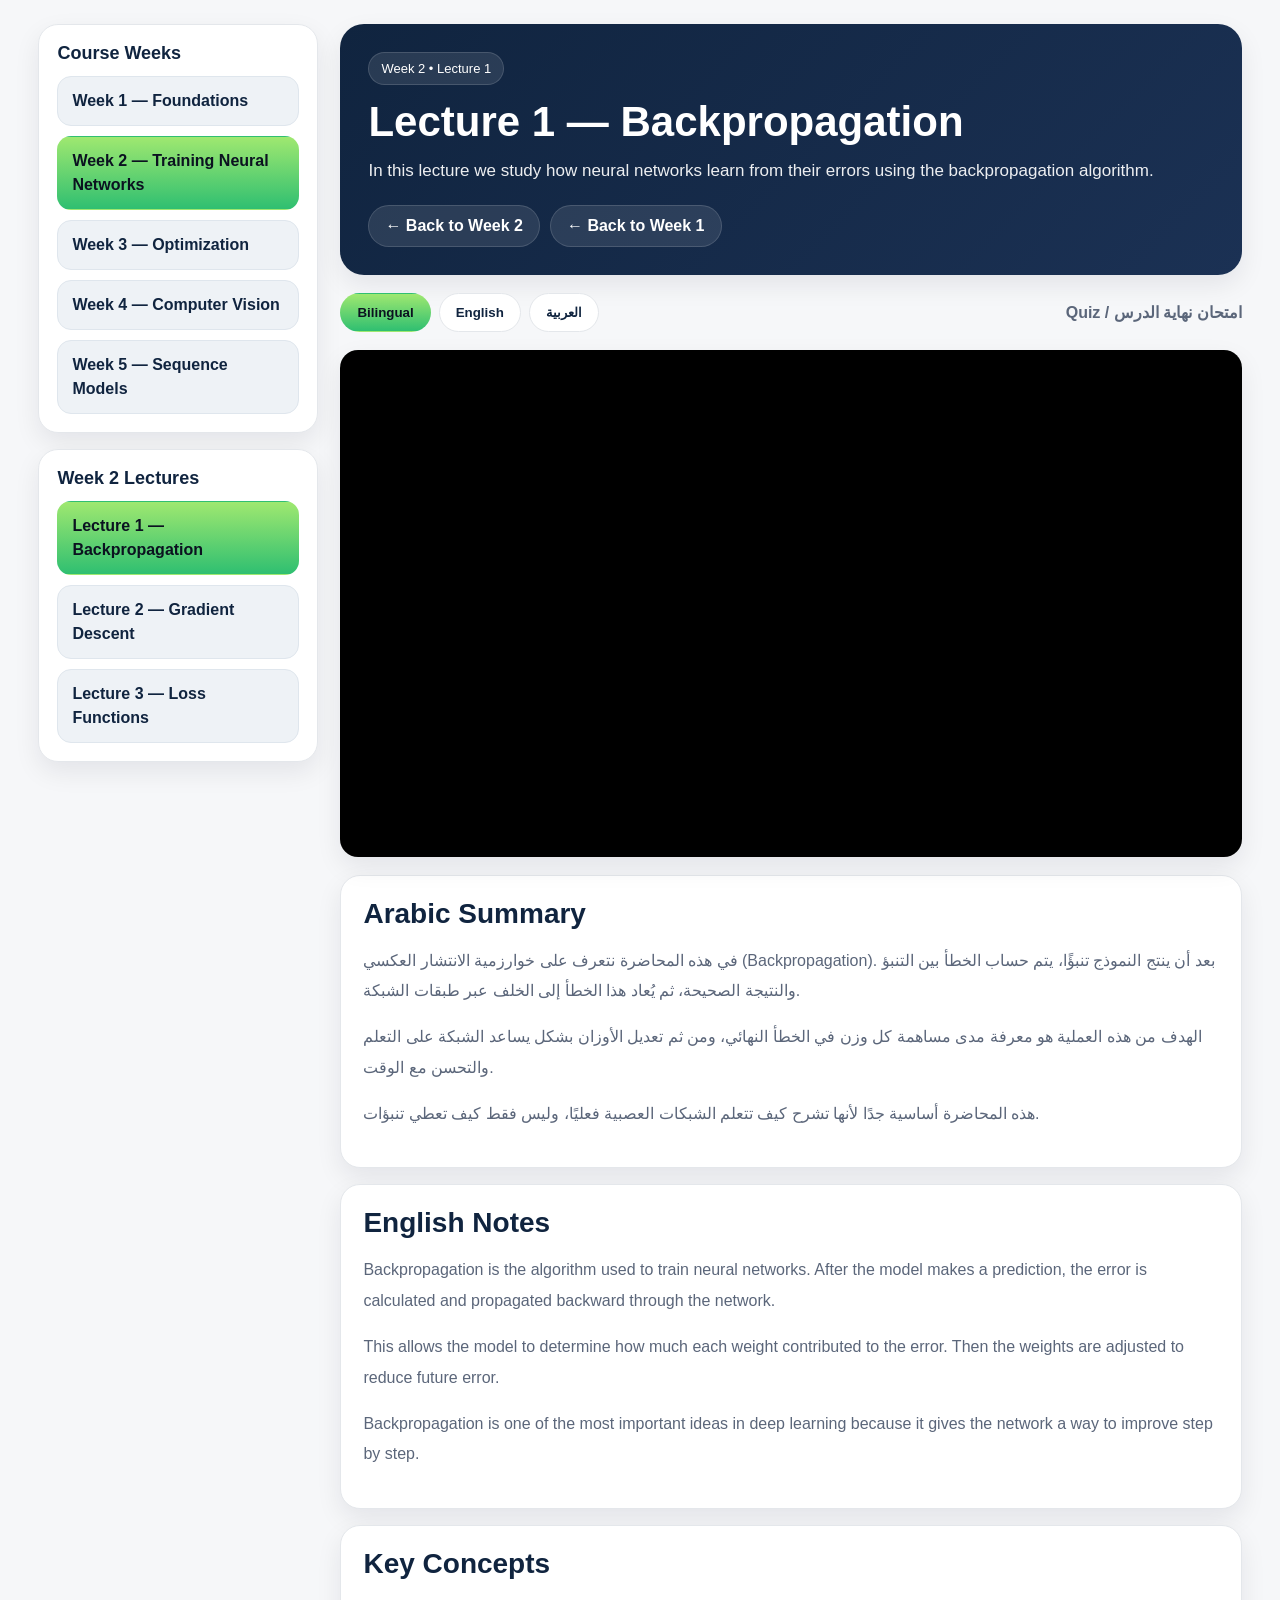
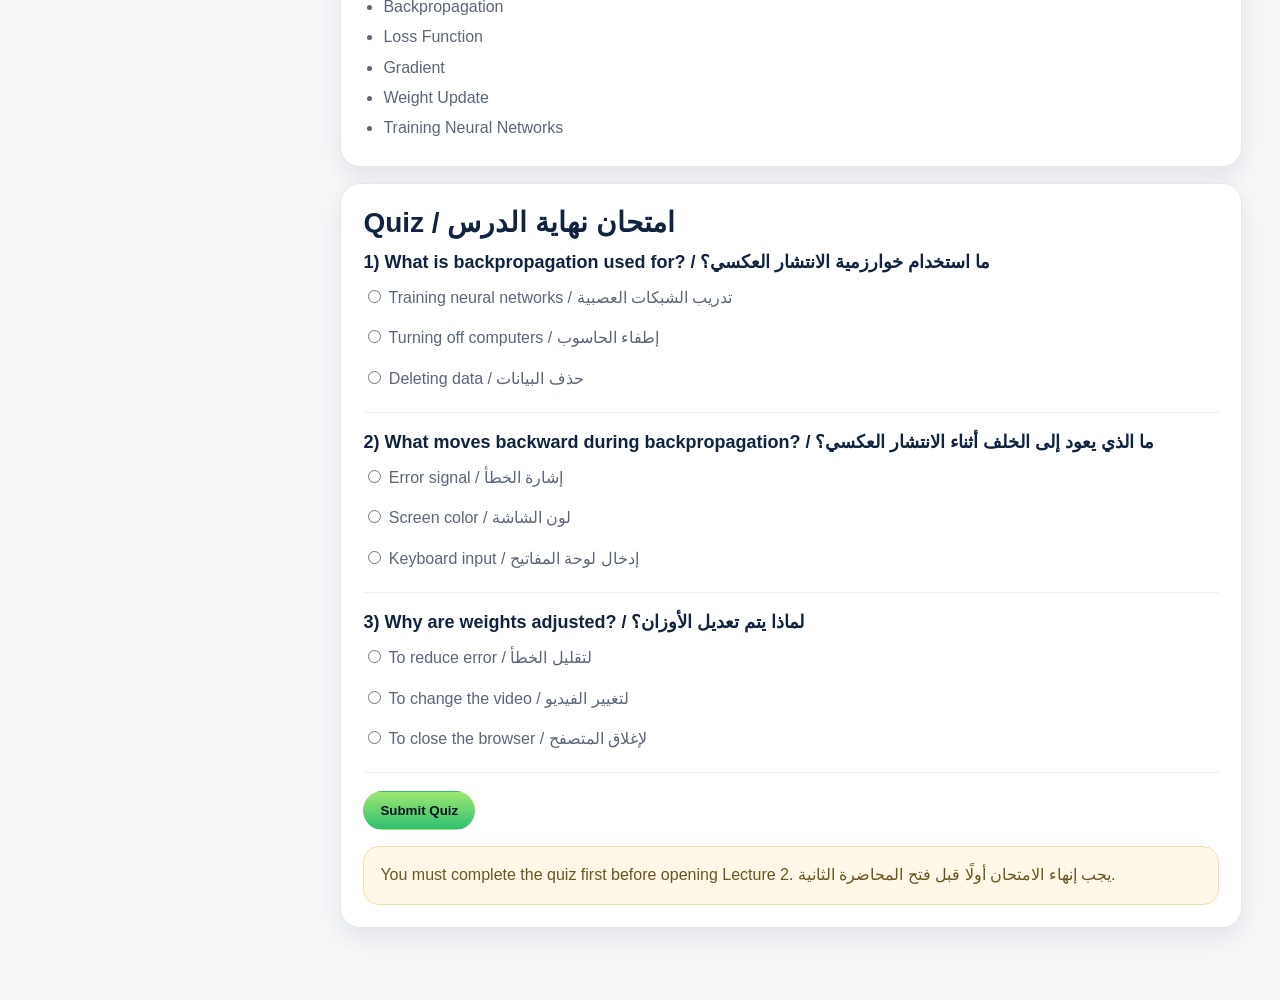
<file: courses/deep-learning/week2/lecture1.html>
<!DOCTYPE html>
<html lang="en" dir="ltr">
<head>
  <meta charset="UTF-8" />
  <meta name="viewport" content="width=device-width, initial-scale=1.0" />
  <title>Lecture 1 — Backpropagation | Polaris</title>

  <style>
    :root{
      --bg:#f6f7f9;
      --card:#ffffff;
      --text:#0b1220;
      --muted:#5b667a;
      --line:#e4e7eb;
      --navy:#10243f;
      --green:#9FE870;
      --green-2:#2fbf71;
      --shadow:0 10px 26px rgba(12,18,32,.08);
    }

    *{ box-sizing:border-box; }

    body{
      margin:0;
      font-family:Arial, sans-serif;
      background:var(--bg);
      color:var(--text);
    }

    .page{
      width:min(1380px, 94vw);
      margin:0 auto;
      padding:24px 0 56px;
    }

    .layout{
      display:grid;
      grid-template-columns:280px minmax(0, 1fr);
      gap:22px;
      align-items:start;
    }

    .sidebar{
      position:sticky;
      top:16px;
      display:flex;
      flex-direction:column;
      gap:16px;
    }

    .side-card{
      background:#fff;
      border:1px solid var(--line);
      border-radius:20px;
      padding:18px;
      box-shadow:var(--shadow);
    }

    .side-title{
      margin:0 0 12px;
      color:var(--navy);
      font-size:18px;
    }

    .side-list{
      display:flex;
      flex-direction:column;
      gap:10px;
    }

    .side-link{
      display:block;
      text-decoration:none;
      border-radius:14px;
      padding:12px 14px;
      font-weight:700;
      line-height:1.5;
      background:#eef2f6;
      color:var(--navy);
      border:1px solid #dfe6ed;
    }

    .side-link.active{
      background:linear-gradient(180deg, var(--green), var(--green-2));
      color:#0b1220;
      border-color:transparent;
    }

    .hero{
      background:linear-gradient(135deg, #10243f, #1b3154);
      color:#fff;
      border-radius:24px;
      padding:28px;
      box-shadow:var(--shadow);
      margin-bottom:18px;
    }

    .hero-badge{
      display:inline-flex;
      align-items:center;
      gap:8px;
      background:rgba(255,255,255,.10);
      border:1px solid rgba(255,255,255,.14);
      border-radius:999px;
      padding:8px 12px;
      font-size:13px;
      margin-bottom:14px;
    }

    .hero h1{
      margin:0 0 10px;
      font-size:42px;
      line-height:1.1;
    }

    .hero p{
      margin:0;
      line-height:1.85;
      color:rgba(255,255,255,.92);
      font-size:17px;
      max-width:820px;
    }

    .hero-actions{
      display:flex;
      gap:10px;
      flex-wrap:wrap;
      margin-top:18px;
    }

    .btn{
      display:inline-flex;
      align-items:center;
      justify-content:center;
      gap:8px;
      padding:11px 16px;
      border-radius:999px;
      text-decoration:none;
      font-weight:700;
      border:1px solid var(--line);
      background:#fff;
      color:var(--navy);
      cursor:pointer;
    }

    .btn-dark{
      background:rgba(255,255,255,.10);
      color:#fff;
      border-color:rgba(255,255,255,.14);
    }

    .btn-primary{
      background:linear-gradient(180deg, var(--green), var(--green-2));
      border-color:transparent;
      color:#0b1220;
    }

    .toolbar{
      display:flex;
      justify-content:space-between;
      align-items:center;
      gap:12px;
      flex-wrap:wrap;
      margin-bottom:18px;
    }

    .lang-group{
      display:flex;
      gap:8px;
      flex-wrap:wrap;
    }

    .lang-btn.active{
      background:linear-gradient(180deg, var(--green), var(--green-2));
      border-color:transparent;
      color:#0b1220;
    }

    .video{
      position:relative;
      padding-top:56.25%;
      border-radius:18px;
      overflow:hidden;
      background:#000;
      box-shadow:var(--shadow);
      margin-bottom:18px;
    }

    .video iframe{
      position:absolute;
      inset:0;
      width:100%;
      height:100%;
      border:0;
    }

    .card{
      background:#fff;
      border:1px solid var(--line);
      border-radius:20px;
      padding:22px;
      box-shadow:var(--shadow);
      margin-bottom:16px;
    }

    .card h2{
      margin:0 0 12px;
      color:var(--navy);
      font-size:28px;
    }

    .card p, .card li, .card label{
      color:var(--muted);
      line-height:1.9;
      font-size:16px;
    }

    .card ul{
      margin:0;
      padding-left:20px;
    }

    .quiz-question{
      margin-bottom:18px;
      padding-bottom:18px;
      border-bottom:1px solid #edf1f4;
    }

    .quiz-question:last-child{
      border-bottom:0;
      padding-bottom:0;
    }

    .quiz-question h3{
      margin:0 0 10px;
      font-size:18px;
      color:var(--navy);
    }

    .quiz-options{
      display:grid;
      gap:10px;
    }

    .quiz-result{
      margin-top:16px;
      font-weight:700;
      color:var(--navy);
    }

    .locked-note{
      background:#fff8e8;
      border:1px solid #f2dfb0;
      color:#6a5621;
      border-radius:16px;
      padding:14px 16px;
      line-height:1.8;
      margin-top:14px;
    }

    .complete-row{
      display:flex;
      justify-content:space-between;
      gap:12px;
      flex-wrap:wrap;
      align-items:center;
      margin-top:16px;
    }

    .hidden{ display:none !important; }

    @media (max-width: 1050px){
      .layout{ grid-template-columns:1fr; }
      .sidebar{ position:static; }
    }

    @media (max-width: 720px){
      .hero h1{ font-size:32px; }
    }
  </style>
</head>
<body>
  <div class="page">
    <div class="layout">

      <aside class="sidebar">

        <div class="side-card">
          <h3 class="side-title">Course Weeks</h3>
          <div class="side-list">
            <a class="side-link" href="../week1/week1.html">Week 1 — Foundations</a>
            <a class="side-link active" href="./week2.html">Week 2 — Training Neural Networks</a>
            <a class="side-link" href="../week3/week3.html">Week 3 — Optimization</a>
            <a class="side-link" href="../week4/week4.html">Week 4 — Computer Vision</a>
            <a class="side-link" href="../week5/week5.html">Week 5 — Sequence Models</a>
          </div>
        </div>

        <div class="side-card">
          <h3 class="side-title">Week 2 Lectures</h3>
          <div class="side-list">
            <a class="side-link active" href="./lecture1.html">Lecture 1 — Backpropagation</a>
            <a class="side-link" href="./lecture2.html">Lecture 2 — Gradient Descent</a>
            <a class="side-link" href="./lecture3.html">Lecture 3 — Loss Functions</a>
          </div>
        </div>

      </aside>

      <main>
        <section class="hero">
          <div class="hero-badge">Week 2 • Lecture 1</div>
          <h1>Lecture 1 — Backpropagation</h1>
          <p>
            In this lecture we study how neural networks learn from their errors using the backpropagation algorithm.
          </p>

          <div class="hero-actions">
            <a class="btn btn-dark" href="./week2.html">← Back to Week 2</a>
            <a class="btn btn-dark" href="../week1/week1.html">← Back to Week 1</a>
            <button class="btn btn-primary hidden" id="nextTopBtn" type="button">Next Lecture →</button>
          </div>
        </section>

        <div class="toolbar">
          <div class="lang-group">
            <button class="btn lang-btn active" data-lang="bi" type="button">Bilingual</button>
            <button class="btn lang-btn" data-lang="en" type="button">English</button>
            <button class="btn lang-btn" data-lang="ar" type="button">العربية</button>
          </div>
          <div style="color:#5b667a;font-weight:700;">Quiz / امتحان نهاية الدرس</div>
        </div>

        <div class="video">
          <iframe
            src="https://player.vimeo.com/video/1173676984"
            allow="autoplay; fullscreen; picture-in-picture"
            allowfullscreen>
          </iframe>
        </div>

        <section class="card ar">
          <h2>Arabic Summary</h2>
          <p>
            في هذه المحاضرة نتعرف على خوارزمية الانتشار العكسي (Backpropagation). بعد أن ينتج النموذج تنبؤًا، يتم حساب الخطأ بين التنبؤ والنتيجة الصحيحة، ثم يُعاد هذا الخطأ إلى الخلف عبر طبقات الشبكة.
          </p>
          <p>
            الهدف من هذه العملية هو معرفة مدى مساهمة كل وزن في الخطأ النهائي، ومن ثم تعديل الأوزان بشكل يساعد الشبكة على التعلم والتحسن مع الوقت.
          </p>
          <p>
            هذه المحاضرة أساسية جدًا لأنها تشرح كيف تتعلم الشبكات العصبية فعليًا، وليس فقط كيف تعطي تنبؤات.
          </p>
        </section>

        <section class="card en">
          <h2>English Notes</h2>
          <p>
            Backpropagation is the algorithm used to train neural networks. After the model makes a prediction, the error is calculated and propagated backward through the network.
          </p>
          <p>
            This allows the model to determine how much each weight contributed to the error. Then the weights are adjusted to reduce future error.
          </p>
          <p>
            Backpropagation is one of the most important ideas in deep learning because it gives the network a way to improve step by step.
          </p>
        </section>

        <section class="card">
          <h2>Key Concepts</h2>
          <ul>
            <li>Backpropagation</li>
            <li>Loss Function</li>
            <li>Gradient</li>
            <li>Weight Update</li>
            <li>Training Neural Networks</li>
          </ul>
        </section>

        <section class="card">
          <h2>Quiz / امتحان نهاية الدرس</h2>

          <div class="quiz-question">
            <h3>1) What is backpropagation used for? / ما استخدام خوارزمية الانتشار العكسي؟</h3>
            <div class="quiz-options">
              <label><input type="radio" name="q1" value="a"> Training neural networks / تدريب الشبكات العصبية</label>
              <label><input type="radio" name="q1" value="b"> Turning off computers / إطفاء الحاسوب</label>
              <label><input type="radio" name="q1" value="c"> Deleting data / حذف البيانات</label>
            </div>
          </div>

          <div class="quiz-question">
            <h3>2) What moves backward during backpropagation? / ما الذي يعود إلى الخلف أثناء الانتشار العكسي؟</h3>
            <div class="quiz-options">
              <label><input type="radio" name="q2" value="a"> Error signal / إشارة الخطأ</label>
              <label><input type="radio" name="q2" value="b"> Screen color / لون الشاشة</label>
              <label><input type="radio" name="q2" value="c"> Keyboard input / إدخال لوحة المفاتيح</label>
            </div>
          </div>

          <div class="quiz-question">
            <h3>3) Why are weights adjusted? / لماذا يتم تعديل الأوزان؟</h3>
            <div class="quiz-options">
              <label><input type="radio" name="q3" value="a"> To reduce error / لتقليل الخطأ</label>
              <label><input type="radio" name="q3" value="b"> To change the video / لتغيير الفيديو</label>
              <label><input type="radio" name="q3" value="c"> To close the browser / لإغلاق المتصفح</label>
            </div>
          </div>

          <div class="complete-row">
            <button class="btn btn-primary" id="submitQuizBtn" type="button">Submit Quiz</button>
            <button class="btn hidden" id="nextBtn" type="button">Unlock Lecture 2 →</button>
          </div>

          <div class="quiz-result" id="quizResult"></div>
          <div class="locked-note" id="lockedNote">
            You must complete the quiz first before opening Lecture 2.  
            يجب إنهاء الامتحان أولًا قبل فتح المحاضرة الثانية.
          </div>
        </section>
      </main>
    </div>
  </div>

  <script>
    const lectureId = 1;
    const nextLecture = "./lecture2.html";
    localStorage.setItem("polaris_last_lecture", "./lecture1.html");

    function getCompleted() {
      try {
        return JSON.parse(localStorage.getItem("polaris_week2_completed")) || [];
      } catch (e) {
        return [];
      }
    }

    function saveCompleted(list){
      localStorage.setItem("polaris_week2_completed", JSON.stringify(list));
    }

    function setLanguage(mode){
      const ar = document.querySelectorAll(".ar");
      const en = document.querySelectorAll(".en");

      document.querySelectorAll(".lang-btn").forEach(btn => {
        btn.classList.toggle("active", btn.dataset.lang === mode);
      });

      if(mode === "ar"){
        ar.forEach(el => el.classList.remove("hidden"));
        en.forEach(el => el.classList.add("hidden"));
      } else if(mode === "en"){
        ar.forEach(el => el.classList.add("hidden"));
        en.forEach(el => el.classList.remove("hidden"));
      } else {
        ar.forEach(el => el.classList.remove("hidden"));
        en.forEach(el => el.classList.remove("hidden"));
      }

      localStorage.setItem("polaris_lang_mode", mode);
    }

    document.querySelectorAll(".lang-btn").forEach(btn => {
      btn.addEventListener("click", () => setLanguage(btn.dataset.lang));
    });

    setLanguage(localStorage.getItem("polaris_lang_mode") || "bi");

    function unlockNext(){
      document.getElementById("nextBtn").classList.remove("hidden");
      document.getElementById("nextTopBtn").classList.remove("hidden");
      document.getElementById("lockedNote").classList.add("hidden");
    }

    function markCompleted(){
      const completed = getCompleted();
      if(!completed.includes(lectureId)){
        completed.push(lectureId);
        saveCompleted(completed);
      }
      unlockNext();
    }

    if(getCompleted().includes(lectureId)){
      unlockNext();
    }

    function goNext(){
      window.location.href = nextLecture;
    }

    document.getElementById("nextBtn").addEventListener("click", goNext);
    document.getElementById("nextTopBtn").addEventListener("click", goNext);

    document.getElementById("submitQuizBtn").addEventListener("click", function(){
      const answers = {
        q1: "a",
        q2: "a",
        q3: "a"
      };

      let score = 0;
      let total = Object.keys(answers).length;

      for (const key in answers) {
        const checked = document.querySelector(`input[name="${key}"]:checked`);
        if (checked && checked.value === answers[key]) score++;
      }

      const result = document.getElementById("quizResult");

      if (score === total) {
        result.textContent = "Excellent — quiz completed successfully. الامتحان مكتمل بنجاح.";
        markCompleted();
      } else {
        result.textContent = `You scored ${score}/${total}. Please review and try again. نتيجتك ${score}/${total}، حاول مرة أخرى.`;
      }
    });
  </script>
</body>
</html>
</file>
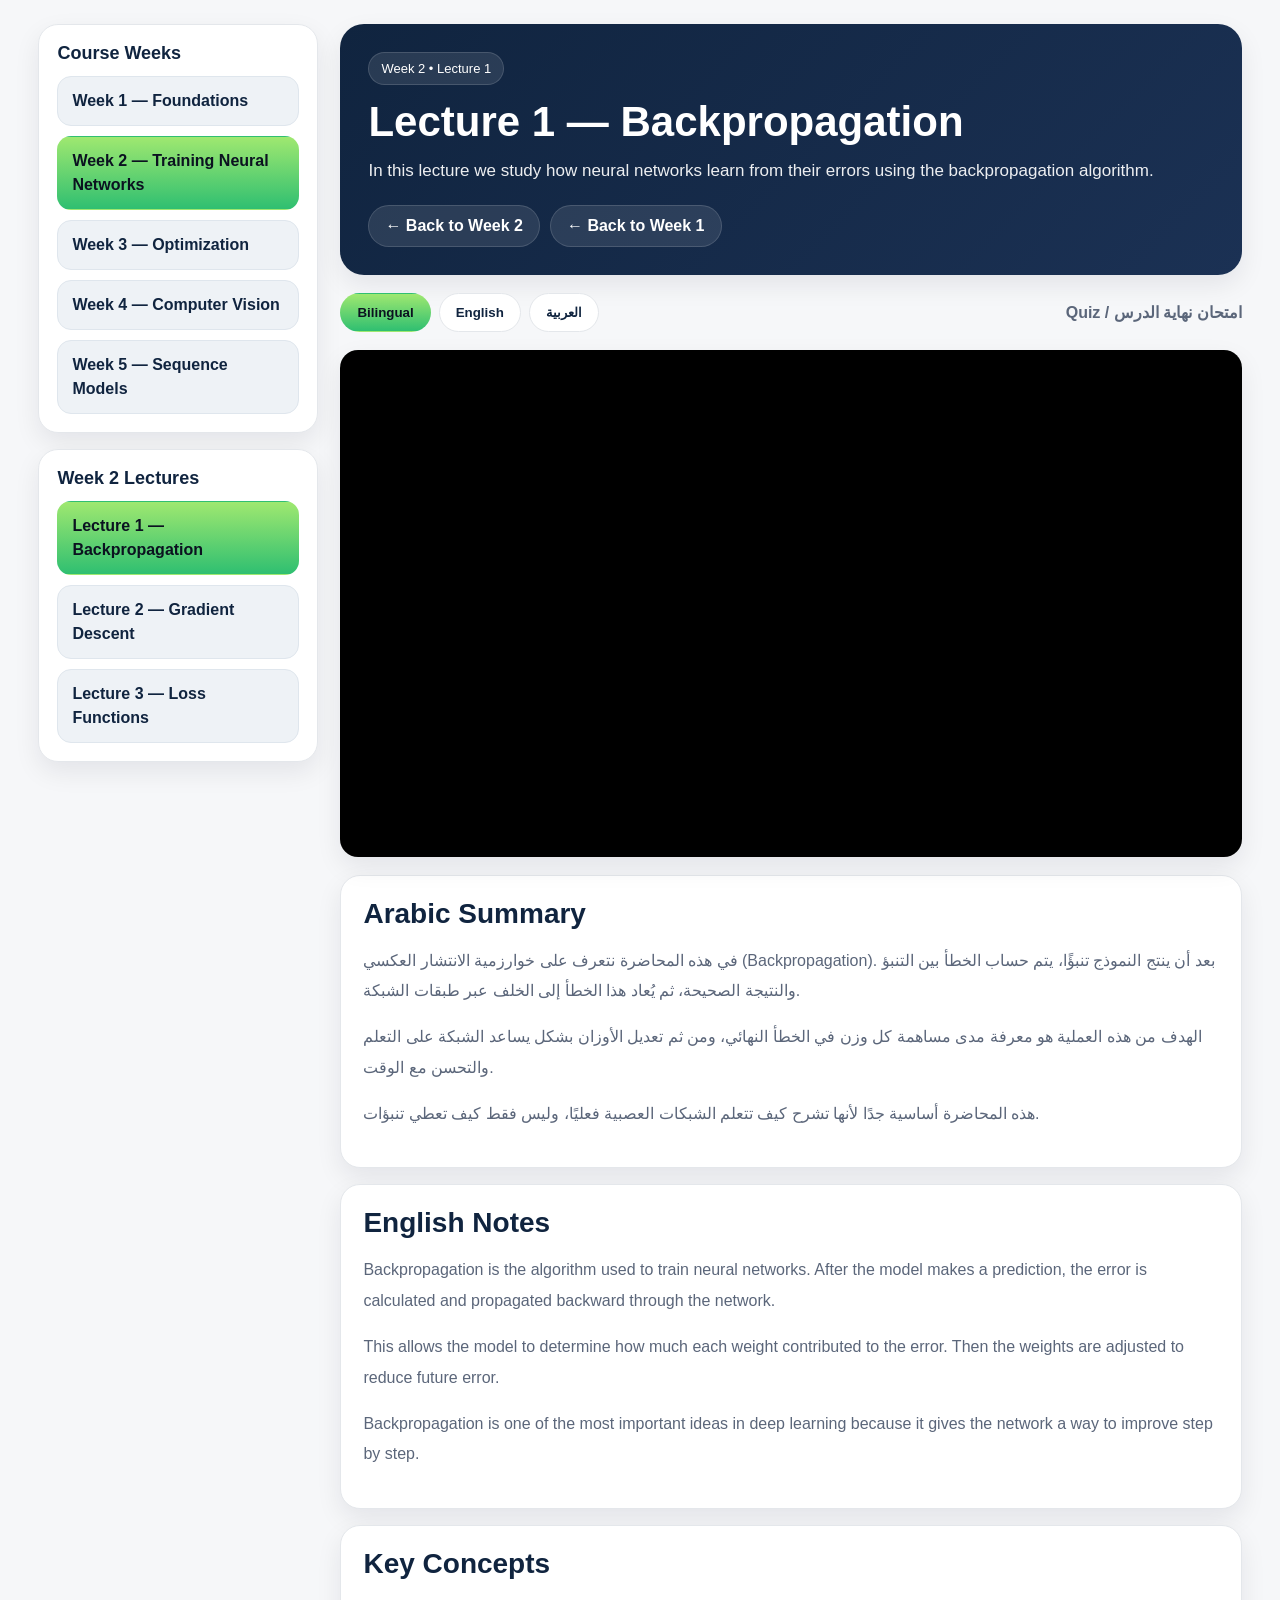
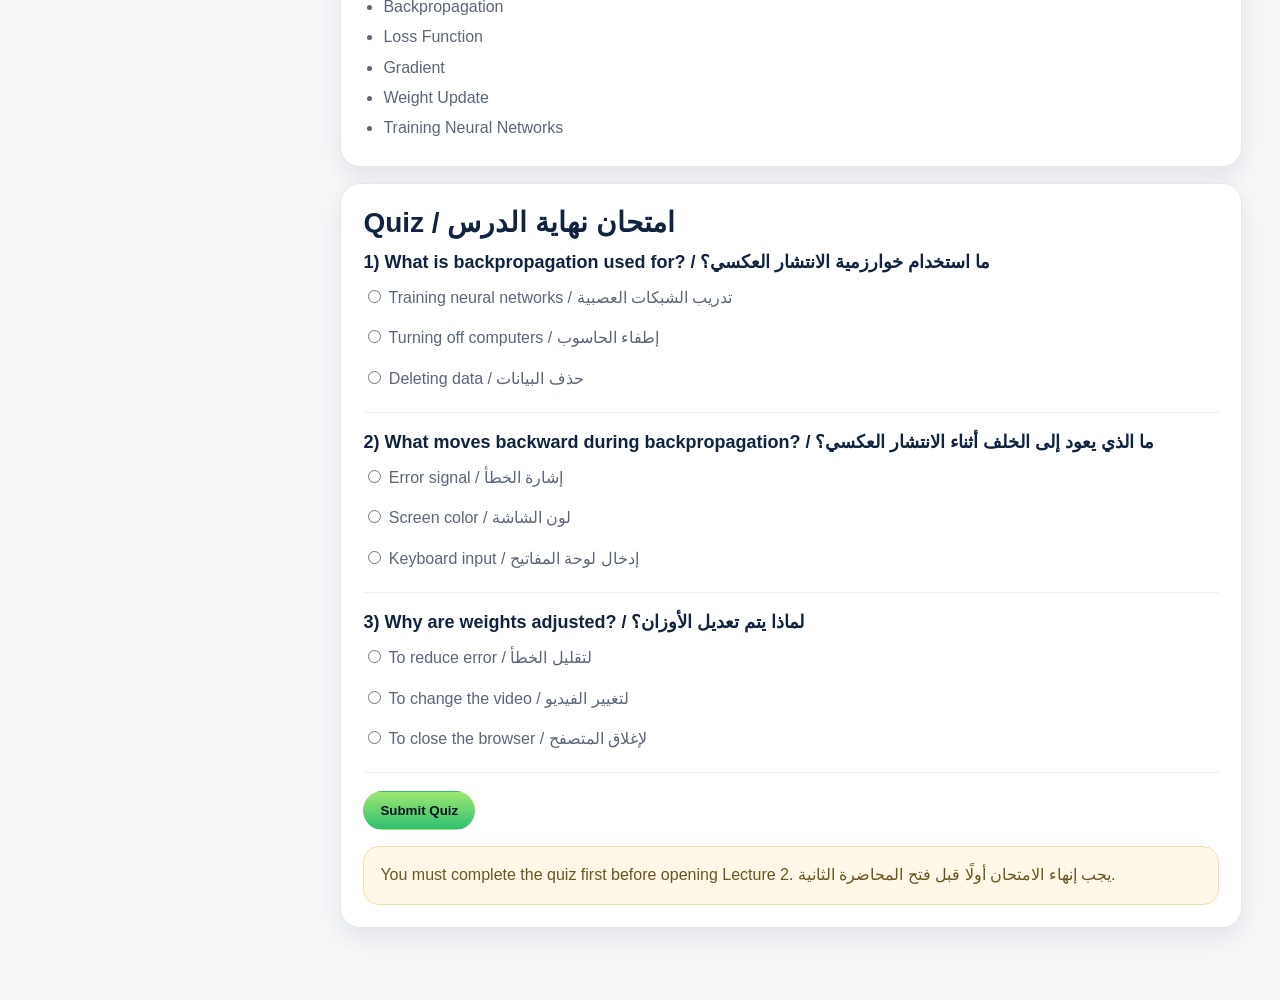
<file: courses/deep-learning/week2/lecture2.html>
<!DOCTYPE html>
<html lang="en" dir="ltr">
<head>
  <meta charset="UTF-8" />
  <meta name="viewport" content="width=device-width, initial-scale=1.0" />
  <title>Lecture 2 — Gradient Descent | Polaris</title>

  <style>
    :root{
      --bg:#f6f7f9;
      --card:#ffffff;
      --text:#0b1220;
      --muted:#5b667a;
      --line:#e4e7eb;
      --navy:#10243f;
      --green:#9FE870;
      --green-2:#2fbf71;
      --shadow:0 10px 26px rgba(12,18,32,.08);
    }

    *{ box-sizing:border-box; }

    body{
      margin:0;
      font-family:Arial, sans-serif;
      background:var(--bg);
      color:var(--text);
    }

    .page{
      width:min(1380px, 94vw);
      margin:0 auto;
      padding:24px 0 56px;
    }

    .layout{
      display:grid;
      grid-template-columns:280px minmax(0, 1fr);
      gap:22px;
      align-items:start;
    }

    .sidebar{
      position:sticky;
      top:16px;
      display:flex;
      flex-direction:column;
      gap:16px;
    }

    .side-card{
      background:#fff;
      border:1px solid var(--line);
      border-radius:20px;
      padding:18px;
      box-shadow:var(--shadow);
    }

    .side-title{
      margin:0 0 12px;
      color:var(--navy);
      font-size:18px;
    }

    .side-list{
      display:flex;
      flex-direction:column;
      gap:10px;
    }

    .side-link{
      display:block;
      text-decoration:none;
      border-radius:14px;
      padding:12px 14px;
      font-weight:700;
      line-height:1.5;
      background:#eef2f6;
      color:var(--navy);
      border:1px solid #dfe6ed;
    }

    .side-link.active{
      background:linear-gradient(180deg, var(--green), var(--green-2));
      color:#0b1220;
      border-color:transparent;
    }

    .hero{
      background:linear-gradient(135deg, #10243f, #1b3154);
      color:#fff;
      border-radius:24px;
      padding:28px;
      box-shadow:var(--shadow);
      margin-bottom:18px;
    }

    .hero-badge{
      display:inline-flex;
      align-items:center;
      gap:8px;
      background:rgba(255,255,255,.10);
      border:1px solid rgba(255,255,255,.14);
      border-radius:999px;
      padding:8px 12px;
      font-size:13px;
      margin-bottom:14px;
    }

    .hero h1{
      margin:0 0 10px;
      font-size:42px;
      line-height:1.1;
    }

    .hero p{
      margin:0;
      line-height:1.85;
      color:rgba(255,255,255,.92);
      font-size:17px;
      max-width:820px;
    }

    .hero-actions{
      display:flex;
      gap:10px;
      flex-wrap:wrap;
      margin-top:18px;
    }

    .btn{
      display:inline-flex;
      align-items:center;
      justify-content:center;
      gap:8px;
      padding:11px 16px;
      border-radius:999px;
      text-decoration:none;
      font-weight:700;
      border:1px solid var(--line);
      background:#fff;
      color:var(--navy);
      cursor:pointer;
    }

    .btn-dark{
      background:rgba(255,255,255,.10);
      color:#fff;
      border-color:rgba(255,255,255,.14);
    }

    .btn-primary{
      background:linear-gradient(180deg, var(--green), var(--green-2));
      border-color:transparent;
      color:#0b1220;
    }

    .toolbar{
      display:flex;
      justify-content:space-between;
      align-items:center;
      gap:12px;
      flex-wrap:wrap;
      margin-bottom:18px;
    }

    .lang-group{
      display:flex;
      gap:8px;
      flex-wrap:wrap;
    }

    .lang-btn.active{
      background:linear-gradient(180deg, var(--green), var(--green-2));
      border-color:transparent;
      color:#0b1220;
    }

    .video{
      position:relative;
      padding-top:56.25%;
      border-radius:18px;
      overflow:hidden;
      background:#000;
      box-shadow:var(--shadow);
      margin-bottom:18px;
    }

    .video iframe{
      position:absolute;
      inset:0;
      width:100%;
      height:100%;
      border:0;
    }

    .card{
      background:#fff;
      border:1px solid var(--line);
      border-radius:20px;
      padding:22px;
      box-shadow:var(--shadow);
      margin-bottom:16px;
    }

    .card h2{
      margin:0 0 12px;
      color:var(--navy);
      font-size:28px;
    }

    .card p, .card li, .card label{
      color:var(--muted);
      line-height:1.9;
      font-size:16px;
    }

    .card ul{
      margin:0;
      padding-left:20px;
    }

    .quiz-question{
      margin-bottom:18px;
      padding-bottom:18px;
      border-bottom:1px solid #edf1f4;
    }

    .quiz-question:last-child{
      border-bottom:0;
      padding-bottom:0;
    }

    .quiz-question h3{
      margin:0 0 10px;
      font-size:18px;
      color:var(--navy);
    }

    .quiz-options{
      display:grid;
      gap:10px;
    }

    .quiz-result{
      margin-top:16px;
      font-weight:700;
      color:var(--navy);
    }

    .locked-note{
      background:#fff8e8;
      border:1px solid #f2dfb0;
      color:#6a5621;
      border-radius:16px;
      padding:14px 16px;
      line-height:1.8;
      margin-top:14px;
    }

    .complete-row{
      display:flex;
      justify-content:space-between;
      gap:12px;
      flex-wrap:wrap;
      align-items:center;
      margin-top:16px;
    }

    .hidden{ display:none !important; }

    @media (max-width: 1050px){
      .layout{ grid-template-columns:1fr; }
      .sidebar{ position:static; }
    }

    @media (max-width: 720px){
      .hero h1{ font-size:32px; }
    }
  </style>
</head>
<body>
  <div class="page">
    <div class="layout">

      <aside class="sidebar">

        <div class="side-card">
          <h3 class="side-title">Course Weeks</h3>
          <div class="side-list">
            <a class="side-link" href="../week1/week1.html">Week 1 — Foundations</a>
            <a class="side-link active" href="./week2.html">Week 2 — Training Neural Networks</a>
            <a class="side-link" href="../week3/week3.html">Week 3 — Optimization</a>
            <a class="side-link" href="../week4/week4.html">Week 4 — Computer Vision</a>
            <a class="side-link" href="../week5/week5.html">Week 5 — Sequence Models</a>
          </div>
        </div>

        <div class="side-card">
          <h3 class="side-title">Week 2 Lectures</h3>
          <div class="side-list">
            <a class="side-link" href="./lecture1.html">Lecture 1 — Backpropagation</a>
            <a class="side-link active" href="./lecture2.html">Lecture 2 — Gradient Descent</a>
            <a class="side-link" href="./lecture3.html">Lecture 3 — Loss Functions</a>
          </div>
        </div>

      </aside>

      <main>
        <section class="hero">
          <div class="hero-badge">Week 2 • Lecture 2</div>
          <h1>Lecture 2 — Gradient Descent</h1>
          <p>
            In this lecture we explore gradient descent, the optimization method used to update model parameters and reduce prediction error over time.
          </p>

          <div class="hero-actions">
            <a class="btn btn-dark" href="./week2.html">← Back to Week 2</a>
            <a class="btn btn-dark" href="./lecture1.html">← Previous Lecture</a>
            <button class="btn btn-primary hidden" id="nextTopBtn" type="button">Next Lecture →</button>
          </div>
        </section>

        <div class="toolbar">
          <div class="lang-group">
            <button class="btn lang-btn active" data-lang="bi" type="button">Bilingual</button>
            <button class="btn lang-btn" data-lang="en" type="button">English</button>
            <button class="btn lang-btn" data-lang="ar" type="button">العربية</button>
          </div>
          <div style="color:#5b667a;font-weight:700;">Quiz / امتحان نهاية الدرس</div>
        </div>

        <div class="video">
          <iframe
            src="https://player.vimeo.com/video/1173677836"
            allow="autoplay; fullscreen; picture-in-picture"
            allowfullscreen>
          </iframe>
        </div>

        <section class="card ar">
          <h2>Arabic Summary</h2>
          <p>
            في هذه المحاضرة نتعرف على خوارزمية الانحدار التدريجي (Gradient Descent)، وهي الطريقة التي يستخدمها النموذج لتعديل الأوزان تدريجيًا من أجل تقليل الخطأ.
          </p>
          <p>
            في كل خطوة من خطوات التدريب، ينظر النموذج إلى اتجاه الخطأ، ثم يتحرك في الاتجاه المعاكس له لكي يصل إلى قيمة خسارة أقل. بهذه الطريقة تتحسن التوقعات شيئًا فشيئًا.
          </p>
          <p>
            من أهم عناصر هذه الخوارزمية قيمة تُسمى معدل التعلم (Learning Rate)، وهي التي تحدد حجم الخطوة التي يتحركها النموذج في كل تحديث.
          </p>
        </section>

        <section class="card en">
          <h2>English Notes</h2>
          <p>
            Gradient descent is an optimization algorithm used to minimize the loss of a neural network. After gradients are computed, the model updates its weights in the opposite direction of the gradient.
          </p>
          <p>
            The size of each update is controlled by the learning rate. If the learning rate is too large, the model may overshoot the best solution. If it is too small, learning becomes slow.
          </p>
          <p>
            This method is central to deep learning because it allows the network to improve step by step across many iterations.
          </p>
        </section>

        <section class="card">
          <h2>Key Concepts</h2>
          <ul>
            <li>Gradient Descent</li>
            <li>Learning Rate</li>
            <li>Weight Update</li>
            <li>Optimization</li>
            <li>Error Reduction</li>
          </ul>
        </section>

        <section class="card">
          <h2>Quiz / امتحان نهاية الدرس</h2>

          <div class="quiz-question">
            <h3>1) What does gradient descent do? / ماذا تفعل خوارزمية الانحدار التدريجي؟</h3>
            <div class="quiz-options">
              <label><input type="radio" name="q1" value="a"> Updates weights to reduce error / تعدّل الأوزان لتقليل الخطأ</label>
              <label><input type="radio" name="q1" value="b"> Deletes the network / تحذف الشبكة</label>
              <label><input type="radio" name="q1" value="c"> Changes screen brightness / تغيّر سطوع الشاشة</label>
            </div>
          </div>

          <div class="quiz-question">
            <h3>2) What controls the size of each update? / ما الذي يتحكم بحجم كل تحديث؟</h3>
            <div class="quiz-options">
              <label><input type="radio" name="q2" value="a"> Learning Rate / معدل التعلم</label>
              <label><input type="radio" name="q2" value="b"> Keyboard speed / سرعة لوحة المفاتيح</label>
              <label><input type="radio" name="q2" value="c"> Browser tab / تبويب المتصفح</label>
            </div>
          </div>

          <div class="quiz-question">
            <h3>3) Why is gradient descent important? / لماذا الانحدار التدريجي مهم؟</h3>
            <div class="quiz-options">
              <label><input type="radio" name="q3" value="a"> It helps the model improve step by step / يساعد النموذج على التحسن خطوة بخطوة</label>
              <label><input type="radio" name="q3" value="b"> It prints documents / يطبع المستندات</label>
              <label><input type="radio" name="q3" value="c"> It closes the lesson / يغلق الدرس</label>
            </div>
          </div>

          <div class="complete-row">
            <button class="btn btn-primary" id="submitQuizBtn" type="button">Submit Quiz</button>
            <button class="btn hidden" id="nextBtn" type="button">Unlock Lecture 3 →</button>
          </div>

          <div class="quiz-result" id="quizResult"></div>
          <div class="locked-note" id="lockedNote">
            You must complete the quiz first before opening Lecture 3.  
            يجب إنهاء الامتحان أولًا قبل فتح المحاضرة الثالثة.
          </div>
        </section>
      </main>
    </div>
  </div>

  <script>
    const lectureId = 2;
    const previousRequired = 1;
    const nextLecture = "./lecture3.html";
    localStorage.setItem("polaris_last_lecture", "./lecture2.html");

    function getCompleted() {
      try {
        return JSON.parse(localStorage.getItem("polaris_week2_completed")) || [];
      } catch (e) {
        return [];
      }
    }

    function saveCompleted(list){
      localStorage.setItem("polaris_week2_completed", JSON.stringify(list));
    }

    const completedNow = getCompleted();
    if (!completedNow.includes(previousRequired)) {
      alert("Please complete Lecture 1 quiz first. يرجى إكمال امتحان المحاضرة الأولى أولاً.");
      window.location.href = "./lecture1.html";
    }

    function setLanguage(mode){
      const ar = document.querySelectorAll(".ar");
      const en = document.querySelectorAll(".en");

      document.querySelectorAll(".lang-btn").forEach(btn => {
        btn.classList.toggle("active", btn.dataset.lang === mode);
      });

      if(mode === "ar"){
        ar.forEach(el => el.classList.remove("hidden"));
        en.forEach(el => el.classList.add("hidden"));
      } else if(mode === "en"){
        ar.forEach(el => el.classList.add("hidden"));
        en.forEach(el => el.classList.remove("hidden"));
      } else {
        ar.forEach(el => el.classList.remove("hidden"));
        en.forEach(el => el.classList.remove("hidden"));
      }

      localStorage.setItem("polaris_lang_mode", mode);
    }

    document.querySelectorAll(".lang-btn").forEach(btn => {
      btn.addEventListener("click", () => setLanguage(btn.dataset.lang));
    });

    setLanguage(localStorage.getItem("polaris_lang_mode") || "bi");

    function unlockNext(){
      document.getElementById("nextBtn").classList.remove("hidden");
      document.getElementById("nextTopBtn").classList.remove("hidden");
      document.getElementById("lockedNote").classList.add("hidden");
    }

    function markCompleted(){
      const completed = getCompleted();
      if(!completed.includes(lectureId)){
        completed.push(lectureId);
        saveCompleted(completed);
      }
      unlockNext();
    }

    if(getCompleted().includes(lectureId)){
      unlockNext();
    }

    function goNext(){
      window.location.href = nextLecture;
    }

    document.getElementById("nextBtn").addEventListener("click", goNext);
    document.getElementById("nextTopBtn").addEventListener("click", goNext);

    document.getElementById("submitQuizBtn").addEventListener("click", function(){
      const answers = {
        q1: "a",
        q2: "a",
        q3: "a"
      };

      let score = 0;
      let total = Object.keys(answers).length;

      for (const key in answers) {
        const checked = document.querySelector(`input[name="${key}"]:checked`);
        if (checked && checked.value === answers[key]) score++;
      }

      const result = document.getElementById("quizResult");

      if (score === total) {
        result.textContent = "Excellent — quiz completed successfully. الامتحان مكتمل بنجاح.";
        markCompleted();
      } else {
        result.textContent = `You scored ${score}/${total}. Please review and try again. نتيجتك ${score}/${total}، حاول مرة أخرى.`;
      }
    });
  </script>
</body>
</html>
</file>
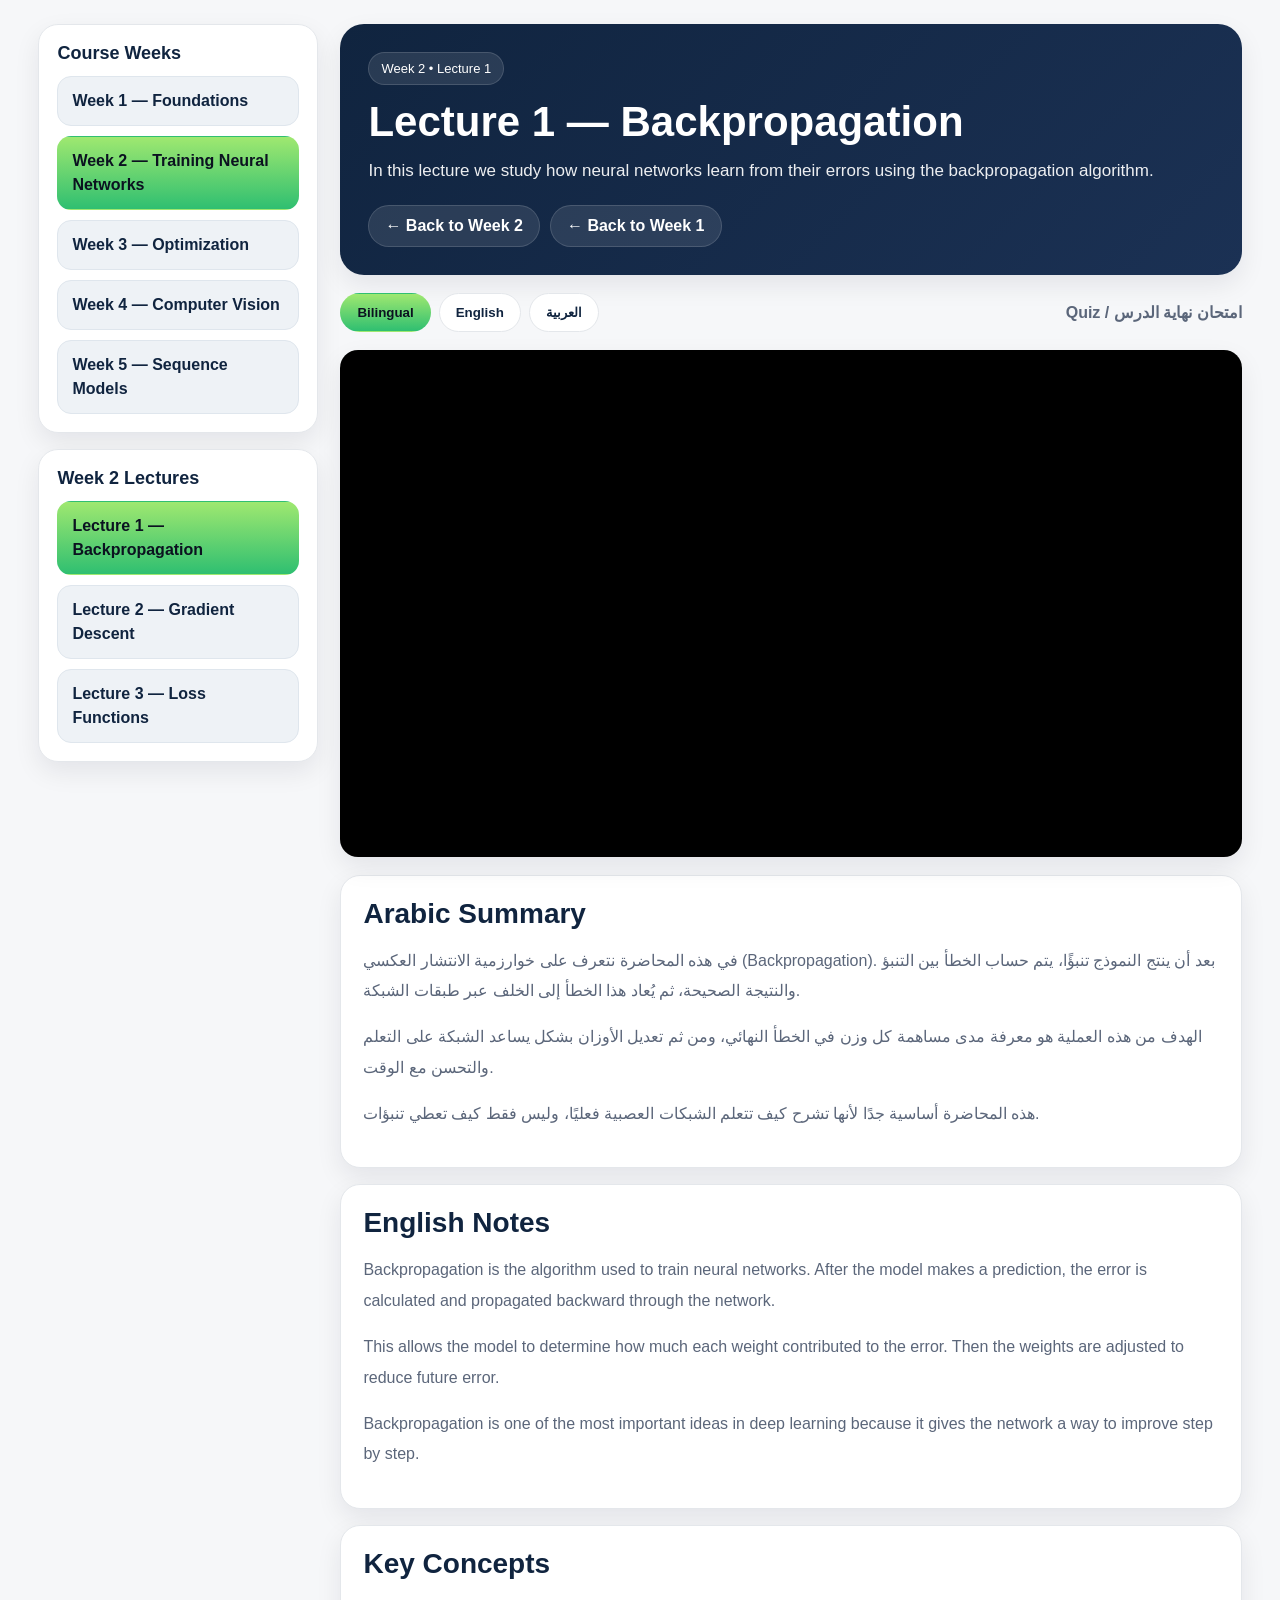
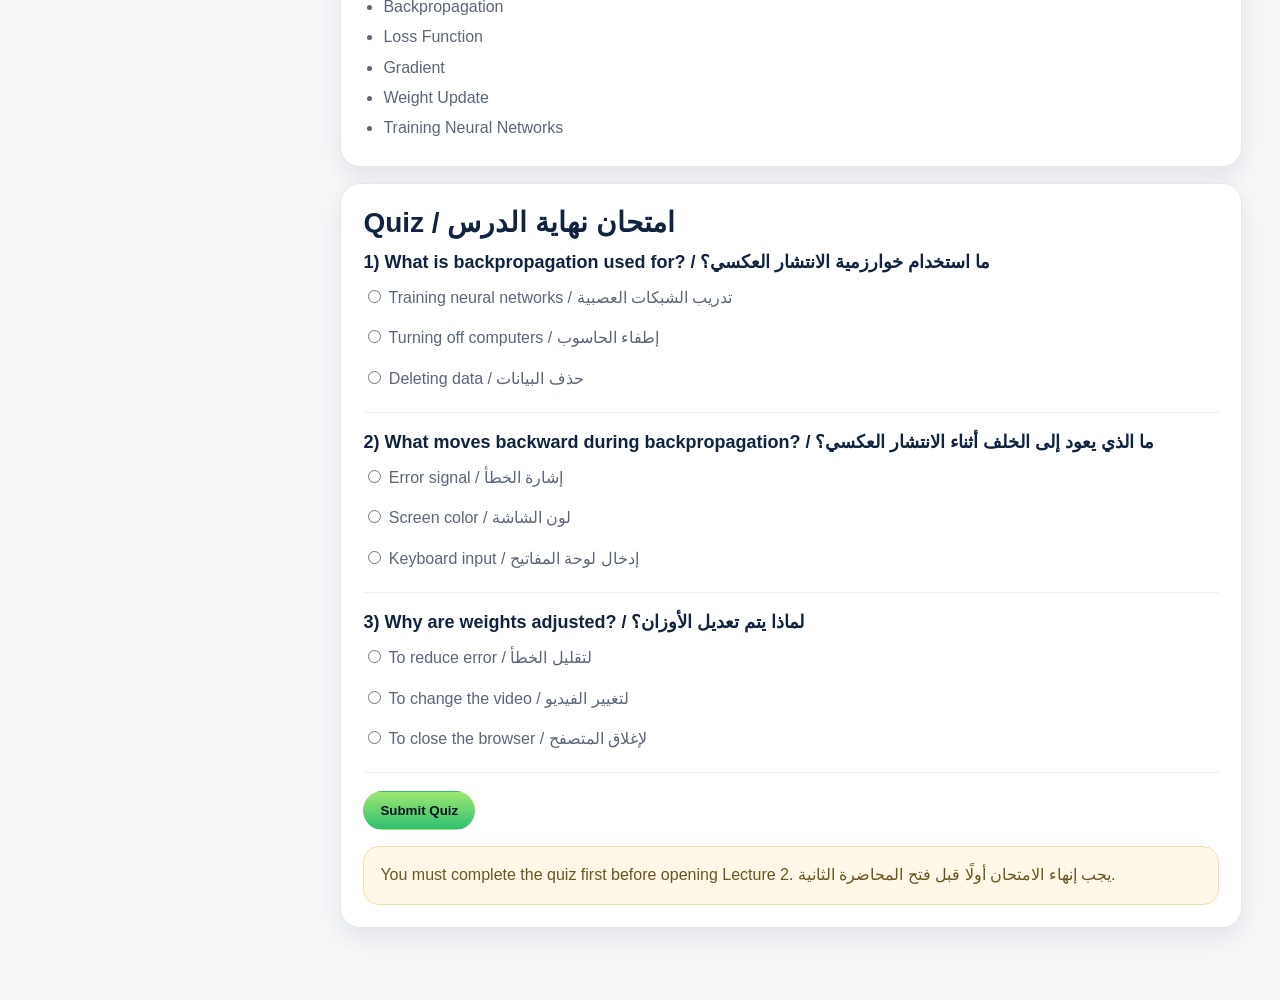
<file: courses/deep-learning/week2/lecture3.html>
<!DOCTYPE html>
<html lang="en" dir="ltr">
<head>
  <meta charset="UTF-8" />
  <meta name="viewport" content="width=device-width, initial-scale=1.0" />
  <title>Lecture 3 — Loss Functions | Polaris</title>

  <style>
    :root{
      --bg:#f6f7f9;
      --card:#ffffff;
      --text:#0b1220;
      --muted:#5b667a;
      --line:#e4e7eb;
      --navy:#10243f;
      --green:#9FE870;
      --green-2:#2fbf71;
      --shadow:0 10px 26px rgba(12,18,32,.08);
    }

    *{ box-sizing:border-box; }

    body{
      margin:0;
      font-family:Arial, sans-serif;
      background:var(--bg);
      color:var(--text);
    }

    .page{
      width:min(1380px, 94vw);
      margin:0 auto;
      padding:24px 0 56px;
    }

    .layout{
      display:grid;
      grid-template-columns:280px minmax(0, 1fr);
      gap:22px;
      align-items:start;
    }

    .sidebar{
      position:sticky;
      top:16px;
      display:flex;
      flex-direction:column;
      gap:16px;
    }

    .side-card{
      background:#fff;
      border:1px solid var(--line);
      border-radius:20px;
      padding:18px;
      box-shadow:var(--shadow);
    }

    .side-title{
      margin:0 0 12px;
      color:var(--navy);
      font-size:18px;
    }

    .side-list{
      display:flex;
      flex-direction:column;
      gap:10px;
    }

    .side-link{
      display:block;
      text-decoration:none;
      border-radius:14px;
      padding:12px 14px;
      font-weight:700;
      line-height:1.5;
      background:#eef2f6;
      color:var(--navy);
      border:1px solid #dfe6ed;
    }

    .side-link.active{
      background:linear-gradient(180deg, var(--green), var(--green-2));
      color:#0b1220;
      border-color:transparent;
    }

    .hero{
      background:linear-gradient(135deg, #10243f, #1b3154);
      color:#fff;
      border-radius:24px;
      padding:28px;
      box-shadow:var(--shadow);
      margin-bottom:18px;
    }

    .hero-badge{
      display:inline-flex;
      align-items:center;
      gap:8px;
      background:rgba(255,255,255,.10);
      border:1px solid rgba(255,255,255,.14);
      border-radius:999px;
      padding:8px 12px;
      font-size:13px;
      margin-bottom:14px;
    }

    .hero h1{
      margin:0 0 10px;
      font-size:42px;
      line-height:1.1;
    }

    .hero p{
      margin:0;
      line-height:1.85;
      color:rgba(255,255,255,.92);
      font-size:17px;
      max-width:820px;
    }

    .hero-actions{
      display:flex;
      gap:10px;
      flex-wrap:wrap;
      margin-top:18px;
    }

    .btn{
      display:inline-flex;
      align-items:center;
      justify-content:center;
      gap:8px;
      padding:11px 16px;
      border-radius:999px;
      text-decoration:none;
      font-weight:700;
      border:1px solid var(--line);
      background:#fff;
      color:var(--navy);
      cursor:pointer;
    }

    .btn-dark{
      background:rgba(255,255,255,.10);
      color:#fff;
      border-color:rgba(255,255,255,.14);
    }

    .btn-primary{
      background:linear-gradient(180deg, var(--green), var(--green-2));
      border-color:transparent;
      color:#0b1220;
    }

    .toolbar{
      display:flex;
      justify-content:space-between;
      align-items:center;
      gap:12px;
      flex-wrap:wrap;
      margin-bottom:18px;
    }

    .lang-group{
      display:flex;
      gap:8px;
      flex-wrap:wrap;
    }

    .lang-btn.active{
      background:linear-gradient(180deg, var(--green), var(--green-2));
      border-color:transparent;
      color:#0b1220;
    }

    .video{
      position:relative;
      padding-top:56.25%;
      border-radius:18px;
      overflow:hidden;
      background:#000;
      box-shadow:var(--shadow);
      margin-bottom:18px;
    }

    .video iframe{
      position:absolute;
      inset:0;
      width:100%;
      height:100%;
      border:0;
    }

    .card{
      background:#fff;
      border:1px solid var(--line);
      border-radius:20px;
      padding:22px;
      box-shadow:var(--shadow);
      margin-bottom:16px;
    }

    .card h2{
      margin:0 0 12px;
      color:var(--navy);
      font-size:28px;
    }

    .card p, .card li, .card label{
      color:var(--muted);
      line-height:1.9;
      font-size:16px;
    }

    .card ul{
      margin:0;
      padding-left:20px;
    }

    .quiz-question{
      margin-bottom:18px;
      padding-bottom:18px;
      border-bottom:1px solid #edf1f4;
    }

    .quiz-question:last-child{
      border-bottom:0;
      padding-bottom:0;
    }

    .quiz-question h3{
      margin:0 0 10px;
      font-size:18px;
      color:var(--navy);
    }

    .quiz-options{
      display:grid;
      gap:10px;
    }

    .quiz-result{
      margin-top:16px;
      font-weight:700;
      color:var(--navy);
    }

    .finish-note{
      background:rgba(159,232,112,.15);
      border:1px solid rgba(47,191,113,.18);
      color:#244218;
      border-radius:16px;
      padding:14px 16px;
      line-height:1.8;
      margin-top:14px;
    }

    .complete-row{
      display:flex;
      justify-content:space-between;
      gap:12px;
      flex-wrap:wrap;
      align-items:center;
      margin-top:16px;
    }

    .hidden{ display:none !important; }

    @media (max-width: 1050px){
      .layout{ grid-template-columns:1fr; }
      .sidebar{ position:static; }
    }

    @media (max-width: 720px){
      .hero h1{ font-size:32px; }
    }
  </style>
</head>
<body>
  <div class="page">
    <div class="layout">

      <aside class="sidebar">

        <div class="side-card">
          <h3 class="side-title">Course Weeks</h3>
          <div class="side-list">
            <a class="side-link" href="../week1/week1.html">Week 1 — Foundations</a>
            <a class="side-link active" href="./week2.html">Week 2 — Training Neural Networks</a>
            <a class="side-link" href="../week3/week3.html">Week 3 — Optimization</a>
            <a class="side-link" href="../week4/week4.html">Week 4 — Computer Vision</a>
            <a class="side-link" href="../week5/week5.html">Week 5 — Sequence Models</a>
          </div>
        </div>

        <div class="side-card">
          <h3 class="side-title">Week 2 Lectures</h3>
          <div class="side-list">
            <a class="side-link" href="./lecture1.html">Lecture 1 — Backpropagation</a>
            <a class="side-link" href="./lecture2.html">Lecture 2 — Gradient Descent</a>
            <a class="side-link active" href="./lecture3.html">Lecture 3 — Loss Functions</a>
          </div>
        </div>

      </aside>

      <main>
        <section class="hero">
          <div class="hero-badge">Week 2 • Lecture 3</div>
          <h1>Lecture 3 — Loss Functions</h1>
          <p>
            In this lecture we explore loss functions and how they measure the difference between model predictions and the correct answers.
          </p>

          <div class="hero-actions">
            <a class="btn btn-dark" href="./week2.html">← Back to Week 2</a>
            <a class="btn btn-dark" href="./lecture2.html">← Previous Lecture</a>
          </div>
        </section>

        <div class="toolbar">
          <div class="lang-group">
            <button class="btn lang-btn active" data-lang="bi" type="button">Bilingual</button>
            <button class="btn lang-btn" data-lang="en" type="button">English</button>
            <button class="btn lang-btn" data-lang="ar" type="button">العربية</button>
          </div>
          <div style="color:#5b667a;font-weight:700;">Quiz / امتحان نهاية الدرس</div>
        </div>

        <div class="video">
          <iframe
            src="https://player.vimeo.com/video/1173678563"
            allow="autoplay; fullscreen; picture-in-picture"
            allowfullscreen>
          </iframe>
        </div>

        <section class="card ar">
          <h2>Arabic Summary</h2>
          <p>
            في هذه المحاضرة نتعرف على دوال الخسارة (Loss Functions)، وهي الأدوات التي تقيس مقدار الفرق بين التوقع الذي ينتجه النموذج والنتيجة الصحيحة.
          </p>
          <p>
            كلما كانت قيمة الخسارة أقل، كان أداء النموذج أفضل. لهذا السبب تعتبر دالة الخسارة من أهم العناصر في عملية التدريب، لأنها تخبر النموذج: هل أنت قريب من الإجابة الصحيحة أم بعيد عنها؟
          </p>
          <p>
            توجد أنواع مختلفة من دوال الخسارة بحسب نوع المشكلة. بعض المسائل تستخدم Mean Squared Error، وبعضها يستخدم Cross-Entropy Loss، لكن الفكرة العامة واحدة: قياس الخطأ لكي يتم تقليله.
          </p>
        </section>

        <section class="card en">
          <h2>English Notes</h2>
          <p>
            A loss function is a mathematical way to measure how wrong a model’s prediction is. It compares the output of the neural network with the true label or target value.
          </p>
          <p>
            Different tasks use different loss functions. For example, regression problems often use Mean Squared Error, while classification problems often use Cross-Entropy Loss.
          </p>
          <p>
            Loss functions are essential because they provide the signal that tells the model how to improve during training.
          </p>
        </section>

        <section class="card">
          <h2>Key Concepts</h2>
          <ul>
            <li>Loss Function</li>
            <li>Error Measurement</li>
            <li>Prediction vs Target</li>
            <li>Optimization Objective</li>
            <li>Training Signal</li>
          </ul>
        </section>

        <section class="card">
          <h2>Quiz / امتحان نهاية الدرس</h2>

          <div class="quiz-question">
            <h3>1) What does a loss function measure? / ماذا تقيس دالة الخسارة؟</h3>
            <div class="quiz-options">
              <label><input type="radio" name="q1" value="a"> The difference between prediction and correct answer / الفرق بين التنبؤ والإجابة الصحيحة</label>
              <label><input type="radio" name="q1" value="b"> Screen size / حجم الشاشة</label>
              <label><input type="radio" name="q1" value="c"> Keyboard layout / تخطيط لوحة المفاتيح</label>
            </div>
          </div>

          <div class="quiz-question">
            <h3>2) When the loss is lower, what does that usually mean? / عندما تكون الخسارة أقل، ماذا يعني ذلك غالبًا؟</h3>
            <div class="quiz-options">
              <label><input type="radio" name="q2" value="a"> The model is performing better / أداء النموذج أفضل</label>
              <label><input type="radio" name="q2" value="b"> The video is shorter / الفيديو أقصر</label>
              <label><input type="radio" name="q2" value="c"> The browser is closed / المتصفح مغلق</label>
            </div>
          </div>

          <div class="quiz-question">
            <h3>3) Why are loss functions important? / لماذا دوال الخسارة مهمة؟</h3>
            <div class="quiz-options">
              <label><input type="radio" name="q3" value="a"> They tell the model how to improve / تخبر النموذج كيف يتحسن</label>
              <label><input type="radio" name="q3" value="b"> They change the wallpaper / تغيّر الخلفية</label>
              <label><input type="radio" name="q3" value="c"> They delete gradients / تحذف التدرجات</label>
            </div>
          </div>

          <div class="complete-row">
            <button class="btn btn-primary" id="submitQuizBtn" type="button">Submit Quiz</button>
          </div>

          <div class="quiz-result" id="quizResult"></div>
          <div class="finish-note hidden" id="finishNote">
            Excellent. Week 2 is completed successfully. You can now move to Week 3.  
            ممتاز. لقد أنهيت الأسبوع الثاني بنجاح، ويمكنك الآن الانتقال إلى الأسبوع الثالث.
          </div>
        </section>
      </main>
    </div>
  </div>

  <script>
    const lectureId = 3;
    const previousRequired = 2;
    localStorage.setItem("polaris_last_lecture", "./lecture3.html");

    function getCompleted() {
      try {
        return JSON.parse(localStorage.getItem("polaris_week2_completed")) || [];
      } catch (e) {
        return [];
      }
    }

    function saveCompleted(list){
      localStorage.setItem("polaris_week2_completed", JSON.stringify(list));
    }

    const completedNow = getCompleted();
    if (!completedNow.includes(previousRequired)) {
      alert("Please complete Lecture 2 quiz first. يرجى إكمال امتحان المحاضرة الثانية أولاً.");
      window.location.href = "./lecture2.html";
    }

    function setLanguage(mode){
      const ar = document.querySelectorAll(".ar");
      const en = document.querySelectorAll(".en");

      document.querySelectorAll(".lang-btn").forEach(btn => {
        btn.classList.toggle("active", btn.dataset.lang === mode);
      });

      if(mode === "ar"){
        ar.forEach(el => el.classList.remove("hidden"));
        en.forEach(el => el.classList.add("hidden"));
      } else if(mode === "en"){
        ar.forEach(el => el.classList.add("hidden"));
        en.forEach(el => el.classList.remove("hidden"));
      } else {
        ar.forEach(el => el.classList.remove("hidden"));
        en.forEach(el => el.classList.remove("hidden"));
      }

      localStorage.setItem("polaris_lang_mode", mode);
    }

    document.querySelectorAll(".lang-btn").forEach(btn => {
      btn.addEventListener("click", () => setLanguage(btn.dataset.lang));
    });

    setLanguage(localStorage.getItem("polaris_lang_mode") || "bi");

    function markCompleted(){
      const completed = getCompleted();
      if(!completed.includes(lectureId)){
        completed.push(lectureId);
        saveCompleted(completed);
      }
      document.getElementById("finishNote").classList.remove("hidden");
    }

    if(getCompleted().includes(lectureId)){
      document.getElementById("finishNote").classList.remove("hidden");
    }

    document.getElementById("submitQuizBtn").addEventListener("click", function(){
      const answers = {
        q1: "a",
        q2: "a",
        q3: "a"
      };

      let score = 0;
      let total = Object.keys(answers).length;

      for (const key in answers) {
        const checked = document.querySelector(`input[name="${key}"]:checked`);
        if (checked && checked.value === answers[key]) score++;
      }

      const result = document.getElementById("quizResult");

      if (score === total) {
        result.textContent = "Excellent — quiz completed successfully. الامتحان مكتمل بنجاح.";
        markCompleted();
      } else {
        result.textContent = `You scored ${score}/${total}. Please review and try again. نتيجتك ${score}/${total}، حاول مرة أخرى.`;
      }
    });
  </script>
</body>
</html>
</file>
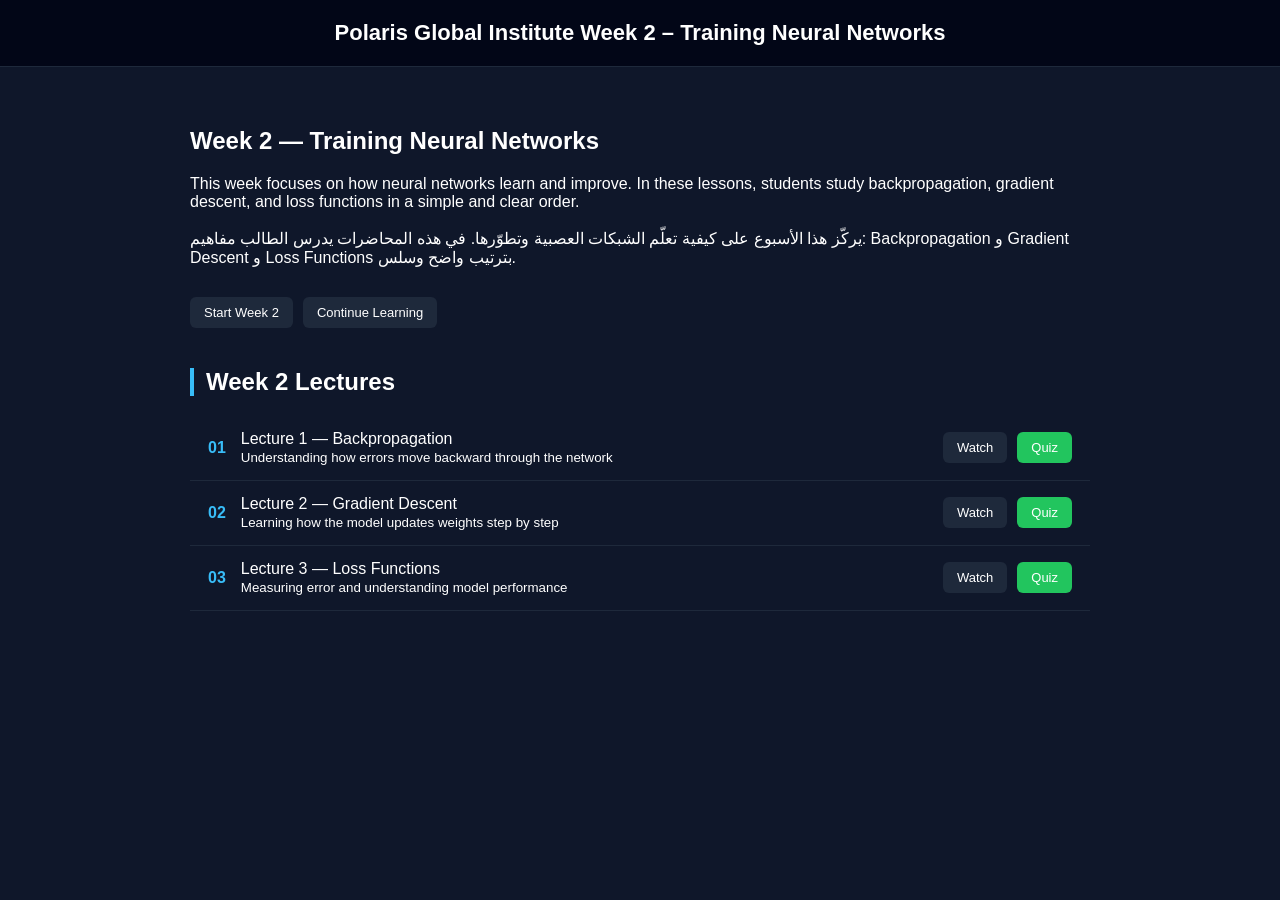
<file: courses/deep-learning/week2/week2.html>
<!DOCTYPE html>
<html lang="en">
<head>
<meta charset="UTF-8">
<meta name="viewport" content="width=device-width, initial-scale=1.0">

<title>Polaris – Week 2</title>

<link rel="stylesheet" href="course.css">

</head>

<body>

<header>
Polaris Global Institute  
Week 2 – Training Neural Networks
</header>

<div class="course-container">

<h2>Week 2 — Training Neural Networks</h2>

<p>
This week focuses on how neural networks learn and improve.
In these lessons, students study backpropagation, gradient descent,
and loss functions in a simple and clear order.

<br><br>

يركّز هذا الأسبوع على كيفية تعلّم الشبكات العصبية وتطوّرها.
في هذه المحاضرات يدرس الطالب مفاهيم:
Backpropagation و Gradient Descent و Loss Functions
بترتيب واضح وسلس.
</p>

<div style="margin-top:30px; display:flex; gap:10px; flex-wrap:wrap;">
  <button onclick="goToLecture(2,1,'lecture1.html')">Start Week 2</button>
  <button onclick="resumeLastLecture('lecture1.html')">Continue Learning</button>
</div>

<h3 class="week-title">Week 2 Lectures</h3>

<div class="lecture">
  <div class="lecture-number">01</div>
  <div class="lecture-title">
    Lecture 1 — Backpropagation  
    <br>
    <small>Understanding how errors move backward through the network</small>
  </div>
  <div class="lecture-actions">
    <button onclick="goToLecture(2,1,'lecture1.html')">Watch</button>
    <button class="quiz-btn">Quiz</button>
  </div>
</div>

<div class="lecture">
  <div class="lecture-number">02</div>
  <div class="lecture-title">
    Lecture 2 — Gradient Descent  
    <br>
    <small>Learning how the model updates weights step by step</small>
  </div>
  <div class="lecture-actions">
    <button onclick="goToLecture(2,2,'lecture2.html')">Watch</button>
    <button class="quiz-btn">Quiz</button>
  </div>
</div>

<div class="lecture">
  <div class="lecture-number">03</div>
  <div class="lecture-title">
    Lecture 3 — Loss Functions  
    <br>
    <small>Measuring error and understanding model performance</small>
  </div>
  <div class="lecture-actions">
    <button onclick="goToLecture(2,3,'lecture3.html')">Watch</button>
    <button class="quiz-btn">Quiz</button>
  </div>
</div>

</div>

<script src="quiz.js"></script>

</body>
</html>
</file>
<file: styles.css>
:root{

  /* =========================

     Polaris Academic Palette

  ========================= */

  --bg: #f6f7f9;

  --bg2:#eef1f5;

  --card:#ffffff;

  --text:#0b1220;

  --muted:#5b667a;

  --stroke: rgba(11,18,32,.12);



  --accent:#9FE870;

  --accent2:#2fbf71;



  --primary1: #9FE870;

  --primary2: #2fbf71;



  --navy:#10243f;

  --navy2:#1b3356;

  --gold:#b9932f;

  --goldSoft:#e7d19b;



  --shadow: 0 18px 60px rgba(12,18,32,.08);

  --shadow2: 0 10px 26px rgba(12,18,32,.10);

  --shadow3: 0 22px 55px rgba(16,36,63,.12);



  --radius: 18px;

  --radius-lg: 24px;

  --radius-xl: 30px;



  --serif: "Playfair Display", serif;

  --sans: "Inter", system-ui, -apple-system, Segoe UI, Roboto, Arial, sans-serif;

}



*{ box-sizing: border-box; }

html,body{ height:100%; }



html{

  scroll-behavior: smooth;

}



body{

  margin:0;

  font-family: var(--sans);

  background:

    radial-gradient(900px 500px at 80% 0%, rgba(159,232,112,.10), transparent 50%),

    radial-gradient(700px 400px at 10% 20%, rgba(47,191,113,.06), transparent 45%),

    linear-gradient(180deg, var(--bg), var(--bg2));

  color: var(--text);

  -webkit-font-smoothing: antialiased;

  -moz-osx-font-smoothing: grayscale;

}



img{

  max-width:100%;

  display:block;

}



a{

  color: inherit;

  text-decoration: none;

}



button,

input,

select,

textarea{

  font: inherit;

}



.wrap{

  width:min(1180px, 92vw);

  margin:0 auto;

}



/* =========================

   Accessibility

========================= */

.sr-only{

  position:absolute !important;

  width:1px;

  height:1px;

  padding:0;

  margin:-1px;

  overflow:hidden;

  clip: rect(0,0,0,0);

  white-space: nowrap;

  border:0;

}



.brand--empty{ min-width: 0; }



/* =========================

   Topbar

========================= */

.topbar{

  position: sticky;

  top:0;

  z-index: 40;

  backdrop-filter: blur(12px);

  -webkit-backdrop-filter: blur(12px);

  background: rgba(255,255,255,.88);

  border-bottom: 1px solid rgba(11,18,32,.08);

  box-shadow: 0 8px 26px rgba(12,18,32,.04);

}



.topbar__inner{

  display:flex;

  align-items:center;

  justify-content:space-between;

  gap:16px;

  padding: 12px 0;

}



.brand{

  display:flex;

  align-items:center;

  gap:10px;

  letter-spacing:.2px;

  min-width: 0;

}



.brand__mark{

  color: rgba(11,18,32,.65);

  font-size: 16px;

  transform: translateY(-1px);

}



.brand__typingWrap{

  display:inline-flex;

  align-items:baseline;

  gap:6px;

  min-width: 0;

}



.brand__typing{

  font-family: var(--serif);

  font-weight:800;

  font-size: 18px;

  line-height: 1;

  white-space: nowrap;

  overflow: hidden;

  text-overflow: ellipsis;

  transform: translateY(-3px);

}



.brand__caret{ display:none !important; }

.brand__sub{ display:none !important; }



.topbar__actions{

  display:flex;

  align-items:center;

  gap:10px;

  flex-wrap: wrap;

}



.brandLogo{

  width: 58px;

  height: 58px;

  object-fit: contain;

  border-radius: 12px;

  background: transparent;

  border: none;

  padding: 0;

  transform: translateY(-3px);

  filter: drop-shadow(0 6px 14px rgba(12,18,32,.12));

}



@media (min-width: 961px){

  .brandLogo{

    width: 76px;

    height: 76px;

  }

  .topbar__inner{

    padding: 10px 0;

  }

}



/* =========================

   Buttons

========================= */

.btn{

  display:inline-flex;

  align-items:center;

  justify-content:center;

  gap:8px;

  padding: 10px 14px;

  border-radius: 14px;

  border: 1px solid rgba(11,18,32,.12);

  font-weight: 700;

  font-size: 14px;

  letter-spacing: .1px;

  transition:

    transform .15s ease,

    background .15s ease,

    border-color .15s ease,

    filter .15s ease,

    box-shadow .15s ease,

    opacity .15s ease;

  cursor:pointer;

  user-select:none;

  background: rgba(255,255,255,.84);

  color: var(--text);

  box-shadow: 0 4px 12px rgba(12,18,32,.03);

}



.btn:hover{

  transform: translateY(-1px);

}



.btn:active{

  transform: translateY(1px);

}



.btn--ghost{

  background: rgba(11,18,32,.04);

  color: var(--text);

}



.btn--ghost:hover{

  background: rgba(11,18,32,.07);

  border-color: rgba(11,18,32,.18);

}



.btn--primary{

  background: linear-gradient(180deg, var(--primary1), var(--primary2));

  color: #0b1220;

  border-color: rgba(47,191,113,.30);

  box-shadow: 0 14px 30px rgba(47,191,113,.18);

}



.btn--primary:hover{

  filter: brightness(1.02);

  box-shadow: 0 18px 36px rgba(47,191,113,.22);

}



.btn--lg{

  padding: 13px 18px;

  border-radius: 16px;

}



.menuBtn{

  min-width: 84px;

}



/* =========================

   Hero

========================= */

.hero{

  position: relative;

  padding: 42px 0 48px;

  overflow:hidden;

}



.hero.hero--compact{

  padding: 34px 0 38px;

}



.hero::before{

  content:"";

  position:absolute;

  inset: 0;

  background:

    radial-gradient(900px 520px at 72% 10%, rgba(159,232,112,.18), transparent 55%),

    radial-gradient(700px 420px at 20% 25%, rgba(47,191,113,.10), transparent 55%),

    linear-gradient(180deg, rgba(255,255,255,.78), rgba(255,255,255,0));

  pointer-events:none;

}



.hero__inner{

  position: relative;

  z-index: 2;

}



.hero__badge{

  display:inline-flex;

  padding: 8px 12px;

  border-radius: 999px;

  border: 1px solid rgba(11,18,32,.10);

  color: rgba(11,18,32,.72);

  background: rgba(255,255,255,.86);

  font-size: 13px;

  font-weight: 700;

  box-shadow: 0 8px 20px rgba(12,18,32,.04);

}



.hero__grid{

  display:flex;

  align-items:center;

  justify-content:space-between;

  gap: 38px;

}



.hero__content{

  flex: 1 1 auto;

  min-width: 0;

}



.hero__title{

  margin: 14px 0 10px;

  font-family: var(--serif);

  font-size: clamp(36px, 4.8vw, 58px);

  line-height: 1.04;

  letter-spacing: .1px;

  color: #0b1220;

  text-wrap: balance;

}



.hero__subtitle{

  margin: 0 0 18px;

  max-width: 760px;

  color: rgba(11,18,32,.70);

  font-size: 16.5px;

  line-height: 1.78;

}



.hero__cta{

  display:flex;

  gap:12px;

  flex-wrap:wrap;

  margin-top: 12px;

}



.hero__pills{

  margin-top: 18px;

  display:flex;

  gap:10px;

  flex-wrap:wrap;

}



.pill{

  display:inline-flex;

  align-items:center;

  gap:8px;

  padding: 10px 12px;

  border-radius: 999px;

  border: 1px solid rgba(11,18,32,.10);

  background: rgba(255,255,255,.84);

  color: rgba(11,18,32,.82);

  font-weight: 700;

  font-size: 13px;

  transition: background .15s ease, border-color .15s ease, transform .15s ease;

  box-shadow: 0 6px 16px rgba(12,18,32,.03);

}



.pill:hover{

  background: rgba(255,255,255,.96);

  border-color: rgba(11,18,32,.16);

  transform: translateY(-1px);

}



.hero__art{

  flex: 0 0 auto;

  width: min(390px, 35vw);

  display:flex;

  justify-content: flex-end;

  align-items:center;

  position: relative;

  min-height: 280px;

}



.hero__art::before{

  content:"";

  position:absolute;

  inset: 0;

  background: url("./images/logo.png") center / contain no-repeat;

  opacity: .94;

  mix-blend-mode: multiply;

  filter: drop-shadow(0 18px 40px rgba(12,18,32,.14));

  pointer-events:none;

}



.heroLogo{

  width: 100%;

  max-width: 360px;

  height: auto;

  object-fit: contain;

  opacity: 0;

  pointer-events:none;

}



html[dir="rtl"] .hero__grid{

  flex-direction: row-reverse;

}



html[dir="rtl"] .hero__art{

  justify-content: flex-start;

}



.hero__glow{

  position:absolute;

  inset: -30% -20% auto -20%;

  height: 520px;

  background:

    radial-gradient(circle at 30% 35%, rgba(159,232,112,.20), transparent 55%),

    radial-gradient(circle at 75% 20%, rgba(47,191,113,.14), transparent 50%);

  filter: blur(26px);

  z-index: 1;

  opacity: .40;

}



/* =========================

   Sections + Typography

========================= */

.section{

  padding: 60px 0;

}



.h2{

  font-family: var(--serif);

  font-size: 32px;

  margin: 0 0 12px;

  letter-spacing: .1px;

}



.h3{

  margin: 0 0 8px;

  font-size: 18px;

}



.p{

  margin: 0 0 12px;

  line-height: 1.8;

}



.muted{

  color: rgba(11,18,32,.62);

}



.small{

  font-size: 13px;

}



.center{

  text-align:center;

}



.section__head{

  margin-bottom: 14px;

}



.section__headRow{

  display:flex;

  align-items:flex-end;

  justify-content:space-between;

  gap: 14px;

  flex-wrap:wrap;

}



/* =========================

   Catalog Filters

========================= */

.catalogFilters{

  display:flex;

  gap:10px;

  flex-wrap:wrap;

}



.chip{

  appearance:none;

  border: 1px solid rgba(11,18,32,.14);

  background: rgba(255,255,255,.88);

  color: rgba(11,18,32,.82);

  border-radius: 999px;

  padding: 10px 12px;

  font-weight: 750;

  font-size: 13px;

  cursor:pointer;

  transition: background .15s ease, border-color .15s ease, transform .15s ease, box-shadow .15s ease;

}



.chip:hover{

  background: rgba(255,255,255,.98);

  border-color: rgba(11,18,32,.18);

  transform: translateY(-1px);

}



.chip.is-active{

  border-color: rgba(47,191,113,.35);

  background: linear-gradient(180deg, rgba(159,232,112,.26), rgba(47,191,113,.12));

  box-shadow: 0 8px 18px rgba(47,191,113,.10);

}



/* =========================

   Catalog Grid

========================= */

.catalogGrid{

  display:grid;

  grid-template-columns: repeat(3, minmax(0, 1fr));

  gap: 14px;

  margin-top: 18px;

}



.catalogCard{

  position: relative;

  padding: 0;

  border-radius: 22px;

  overflow: hidden;

  background: #fff;

  border: 1px solid rgba(11,18,32,.08);

  box-shadow: var(--shadow2);

  transition: transform .25s ease, box-shadow .25s ease, border-color .25s ease;

  cursor: pointer;

}



.cardMedia{

  position: relative;

  width: 100%;

  min-height: 280px;

  background: rgba(11,18,32,.03);

}



.catalogImg{

  position:absolute;

  inset:0;

  width:100%;

  height:100%;

  object-fit: cover;

  transform: scale(1);

  transition: transform .45s cubic-bezier(.2,.8,.2,1), filter .35s ease;

  filter: saturate(.98) contrast(1.02);

}



.cardLink{

  position:absolute;

  inset:0;

  z-index: 5;

}



.catalogCard:hover{

  transform: translateY(-6px);

  border-color: rgba(47,191,113,.25);

  box-shadow: 0 25px 60px rgba(12,18,32,.18);

}



.catalogCard:hover .catalogImg{

  transform: scale(1.08);

  filter: saturate(1.05) contrast(1.05);

}



.catalogCard::after{

  content:"";

  position:absolute;

  inset:0;

  background: radial-gradient(circle at center, rgba(0,0,0,0) 55%, rgba(0,0,0,.10) 100%);

  opacity:0;

  transition: opacity .3s ease;

  pointer-events:none;

  z-index: 2;

}



.catalogCard:hover::after{

  opacity:1;

}



.catalogCard:active{

  transform: translateY(-3px);

}



.catalogImg[style*="display: none"]{

  position: static;

  display:block;

  width:100%;

  height:280px;

  object-fit: cover;

}



/* Luxury shine */

.catalogCard::before{

  content:"";

  position:absolute;

  inset:-40%;

  background: linear-gradient(

    115deg,

    transparent 35%,

    rgba(255,255,255,.18) 45%,

    transparent 55%

  );

  transform: translateX(-30%) rotate(6deg);

  opacity: 0;

  transition: opacity .25s ease, transform .55s ease;

  pointer-events:none;

  z-index: 3;

}



.catalogCard:hover::before{

  opacity: 1;

  transform: translateX(30%) rotate(6deg);

}



/* =========================

   How it works

========================= */

#how.section.is-collapsed{ display: none; }

#how.section.is-open{ display: block; }



.howGrid{

  display:grid;

  grid-template-columns: repeat(3, minmax(0, 1fr));

  gap: 14px;

  margin-top: 16px;

}



.howCard{

  background: rgba(255,255,255,.96);

  border: 1px solid rgba(11,18,32,.08);

  border-radius: 20px;

  padding: 18px;

  box-shadow: var(--shadow2);

  transition: transform .18s ease, box-shadow .18s ease, border-color .18s ease;

}



.howCard:hover{

  transform: translateY(-3px);

  border-color: rgba(47,191,113,.18);

  box-shadow: 0 20px 42px rgba(12,18,32,.10);

}



.howNum{

  width: 46px;

  height: 46px;

  border-radius: 14px;

  display:flex;

  align-items:center;

  justify-content:center;

  font-weight: 900;

  color: #0b1220;

  background: linear-gradient(180deg, var(--primary1), var(--primary2));

  box-shadow: 0 10px 22px rgba(47,191,113,.18);

  margin-bottom: 12px;

}



/* =========================

   Fellowship Accordion

========================= */

.accordionStack{

  display:flex;

  flex-direction:column;

  gap: 10px;

  margin-top: 14px;

}



.acc{

  border-radius: 20px;

  border: 1px solid rgba(11,18,32,.10);

  background: rgba(255,255,255,.96);

  overflow:hidden;

  box-shadow: 0 14px 32px rgba(12,18,32,.08);

}



.acc__sum{

  list-style: none;

  cursor:pointer;

  display:flex;

  align-items:center;

  justify-content:space-between;

  gap: 12px;

  padding: 15px 16px;

}



.acc__sum::-webkit-details-marker{

  display:none;

}



.acc__title{

  font-weight: 800;

  letter-spacing: .2px;

}



.acc__meta{

  color: rgba(11,18,32,.60);

  font-size: 13px;

}



.acc[open]{

  border-color: rgba(47,191,113,.22);

  box-shadow: 0 16px 36px rgba(47,191,113,.10);

}



.acc__body{

  padding: 0 16px 16px;

  line-height: 1.8;

  color: rgba(11,18,32,.76);

}



/* =========================

   Apply

========================= */

.apply{

  padding-top: 10px;

}



.apply__box{

  border: 1px solid rgba(47,191,113,.18);

  background: linear-gradient(180deg, rgba(159,232,112,.14), rgba(255,255,255,.90));

  border-radius: 24px;

  padding: 24px;

  box-shadow: 0 16px 40px rgba(12,18,32,.08);

}



.apply__cta{

  display:flex;

  align-items:center;

  gap:12px;

  flex-wrap:wrap;

  margin-top: 14px;

}



/* =========================

   Footer

========================= */

.footer{

  border-top: 1px solid rgba(11,18,32,.08);

  padding: 28px 0 34px;

  background: rgba(255,255,255,.78);

}



.footer__inner{

  display:grid;

  grid-template-columns: 1.2fr .7fr 1.1fr;

  gap: 16px;

  align-items:start;

}



.footer__brand{

  font-family: var(--serif);

  font-weight:800;

  letter-spacing:.2px;

  font-size: 1.08rem;

}



.footer__tag{

  color: rgba(11,18,32,.62);

  margin-top: 6px;

  line-height: 1.75;

}



.footer__links{

  display:flex;

  flex-direction:column;

  gap: 8px;

  color: rgba(11,18,32,.66);

}



.footer__links a:hover{

  color: var(--text);

}



.link{

  color: rgba(11,18,32,.90);

  text-decoration: underline;

  text-decoration-color: rgba(47,191,113,.45);

}



/* =========================

   MENU

========================= */

.menu{

  position: fixed;

  top: 0;

  right: 0;

  height: 100dvh;

  width: min(360px, 88vw);

  background: rgba(255,255,255,.97);

  border-left: 1px solid rgba(11,18,32,.10);

  transform: translateX(110%);

  transition: transform .22s ease;

  z-index: 60;

  backdrop-filter: blur(14px);

  -webkit-backdrop-filter: blur(14px);

  box-shadow: -20px 0 40px rgba(12,18,32,.10);

}



.menu.is-open{

  transform: translateX(0);

}



.menu__inner{

  padding: 18px;

  display:flex;

  flex-direction:column;

  height:100%;

}



.menu__head{

  display:flex;

  align-items:center;

  justify-content:space-between;

  padding-bottom: 10px;

  border-bottom: 1px solid rgba(11,18,32,.10);

}



.menu__title{

  font-family: var(--serif);

  font-weight:800;

  letter-spacing:.2px;

}



.menu__close{

  width: 38px;

  height: 38px;

  border-radius: 12px;

  border: 1px solid rgba(11,18,32,.10);

  background: rgba(11,18,32,.04);

  color: var(--text);

  cursor:pointer;

}



.menu__nav{

  padding-top: 14px;

  display:flex;

  flex-direction:column;

  gap: 10px;

}



.menu__link{

  padding: 12px 12px;

  border-radius: 14px;

  border: 1px solid rgba(11,18,32,.10);

  background: rgba(255,255,255,.90);

  color: rgba(11,18,32,.85);

  transition: background .15s ease, border-color .15s ease, transform .15s ease;

}



.menu__link:hover{

  background: rgba(255,255,255,1);

  border-color: rgba(11,18,32,.16);

  transform: translateY(-1px);

}



.menu__link--primary{

  border-color: rgba(47,191,113,.22);

  background: linear-gradient(180deg, rgba(159,232,112,.22), rgba(47,191,113,.10));

}



.menu__divider{

  height: 1px;

  background: rgba(11,18,32,.10);

  margin: 6px 0;

  opacity: .9;

}



.menu__footer{

  margin-top: auto;

  padding-top: 12px;

}



.menuBackdrop{

  position: fixed;

  inset: 0;

  background: rgba(0,0,0,.35);

  z-index: 55;

  opacity: 0;

  pointer-events: none;

  transition: opacity .18s ease;

}



.menuBackdrop.is-open{

  opacity: 1;

  pointer-events: auto;

}



/* =========================

   MENU Accordion

========================= */

.menu__accordion{

  width: 100%;

  display:flex;

  align-items:center;

  justify-content:space-between;

  gap:12px;

  padding: 12px 12px;

  border-radius: 14px;

  border: 1px solid rgba(11,18,32,.10);

  background: rgba(255,255,255,.90);

  color: rgba(11,18,32,.88);

  cursor:pointer;

}



.menu__accordion:hover{

  background: rgba(255,255,255,1);

  border-color: rgba(11,18,32,.16);

}



.menu__accordionIcon{

  opacity:.85;

  transition: transform .18s ease;

}



.menu__accordion[aria-expanded="true"] .menu__accordionIcon{

  transform: rotate(180deg);

}



.menu__accordionPanel{

  padding-top: 10px;

}



.menu__aboutCard{

  background: rgba(11,18,32,.03);

  border: 1px solid rgba(11,18,32,.10);

  border-radius: 14px;

  padding: 12px;

  line-height: 1.75;

}



/* =========================

   Week Page

========================= */

.weekGrid{

  display:grid;

  grid-template-columns: repeat(2, minmax(0, 1fr));

  gap: 14px;

  margin-top: 14px;

}



.weekCard{

  display:flex;

  align-items:center;

  gap: 14px;

  padding: 15px 16px;

  border-radius: 20px;

  border: 1px solid rgba(11,18,32,.10);

  background: rgba(255,255,255,.96);

  box-shadow: var(--shadow2);

  transition: transform .18s ease, box-shadow .18s ease, border-color .18s ease;

}



.weekCard:hover{

  transform: translateY(-4px);

  border-color: rgba(47,191,113,.25);

  box-shadow: 0 22px 50px rgba(12,18,32,.14);

}



.weekCard__num{

  width: 46px;

  height: 46px;

  border-radius: 14px;

  display:flex;

  align-items:center;

  justify-content:center;

  font-weight: 900;

  color: #0b1220;

  background: linear-gradient(180deg, var(--primary1), var(--primary2));

  box-shadow: 0 10px 22px rgba(47,191,113,.16);

  flex: 0 0 auto;

}



.weekCard__body{

  min-width: 0;

  flex: 1 1 auto;

}



.weekCard__title{

  font-weight: 900;

  letter-spacing: .2px;

}



.weekCard__meta{

  margin-top: 4px;

  color: rgba(11,18,32,.62);

  font-size: 13px;

}



.weekCard__arrow{

  font-weight: 900;

  opacity: .65;

  flex: 0 0 auto;

}



/* =========================

   Lesson Pages

========================= */

.lessonWrap{

  width: min(1200px, 94vw);

  margin: 0 auto;

  padding: 40px 0 70px;

}



.lessonHead{

  display:flex;

  align-items:flex-start;

  justify-content:space-between;

  gap: 14px;

  flex-wrap:wrap;

  margin-bottom: 14px;

}



.lessonTitle{

  font-family: var(--serif);

  font-weight: 900;

  letter-spacing:.1px;

  font-size: clamp(28px, 3.4vw, 40px);

  margin: 0;

  line-height: 1.08;

}



.lessonSub{

  color: rgba(11,18,32,.62);

  margin: 8px 0 0;

  line-height: 1.7;

  font-size: 15px;

}



.lessonActions{

  display:flex;

  align-items:center;

  gap:10px;

  flex-wrap:wrap;

}



.lessonHero{

  background: linear-gradient(135deg, rgba(16,36,63,.98), rgba(24,46,78,.92));

  color: #fff;

  border-radius: 28px;

  padding: 34px 28px;

  box-shadow: 0 18px 40px rgba(16, 36, 63, 0.18);

  margin-bottom: 26px;

  border: 1px solid rgba(255,255,255,.08);

}



.lessonHeroTop{

  display:flex;

  align-items:flex-start;

  justify-content:space-between;

  gap:18px;

  flex-wrap:wrap;

}



.lessonEyebrow{

  display:inline-flex;

  align-items:center;

  gap:8px;

  background: rgba(255,255,255,0.08);

  border: 1px solid rgba(255,255,255,0.12);

  border-radius: 999px;

  padding: 8px 14px;

  font-size: 13px;

  margin-bottom: 14px;

  color: rgba(255,255,255,0.9);

  font-weight: 700;

}



.lessonHero .lessonTitle{

  color:#fff;

}



.lessonHero .lessonSub{

  color: rgba(255,255,255,.82);

  max-width: 760px;

}



.heroMetaRow{

  display:flex;

  gap:12px;

  flex-wrap:wrap;

  margin-top: 22px;

}



.heroMetaPill{

  background: rgba(255,255,255,0.08);

  color: #fff;

  border: 1px solid rgba(255,255,255,0.12);

  padding: 10px 14px;

  border-radius: 999px;

  font-size: 14px;

  white-space: nowrap;

  font-weight: 700;

}



.lessonGrid{

  display:grid;

  grid-template-columns: minmax(0, 2fr) minmax(280px, .95fr);

  gap: 24px;

  align-items:start;

}



.videoCard,

.sideCard,

.lessonSection,

.toggleBox{

  background: rgba(255,255,255,.98);

  border: 1px solid rgba(11,18,32,.08);

  border-radius: 22px;

  box-shadow: var(--shadow2);

}



.videoCard{

  overflow:hidden;

  margin: 0 0 18px;

  padding: 18px;

}



.videoBox{

  position: relative;

  width: 100%;

  aspect-ratio: 16 / 9;

  border-radius: 18px;

  overflow: hidden;

  background: #0b1220;

}



.videoBox iframe{

  position:absolute;

  inset:0;

  width:100%;

  height:100%;

  border:0;

}



.lessonMeta{

  display:flex;

  gap:10px;

  flex-wrap:wrap;

  padding: 16px 0 0;

  color: rgba(11,18,32,.62);

  font-size: 13px;

}



.metaPill{

  display:inline-flex;

  align-items:center;

  gap:8px;

  padding: 9px 11px;

  border-radius: 999px;

  border: 1px solid rgba(11,18,32,.10);

  background: rgba(11,18,32,.03);

  font-weight: 700;

}



.sideColumn{

  display:flex;

  flex-direction:column;

  gap: 18px;

}



.sideCard{

  padding: 20px;

}



.sideCard h3{

  margin: 0 0 12px;

  font-size: 1.03rem;

  color: var(--navy);

}



.sideCard p,

.sideCard li{

  color: var(--muted);

  line-height: 1.78;

  font-size: .97rem;

}



.sideCard ul{

  margin: 0;

  padding-left: 18px;

}



.noteBox{

  background: linear-gradient(180deg, #fff9ec, #fffdf7);

  border: 1px solid #f2dfb0;

  border-radius: 18px;

  padding: 16px;

  color: #5b4a22;

  line-height: 1.8;

  font-size: .96rem;

}



.sectionStack{

  display:flex;

  flex-direction:column;

  gap: 18px;

}



.lessonSection{

  margin-top: 0;

  padding: 22px;

}



.lessonSection h2{

  margin: 0 0 10px;

  font-size: 19px;

  letter-spacing:.1px;

  color: var(--navy);

}



.lessonSection p{

  margin: 0 0 12px;

  line-height: 1.85;

  color: rgba(11,18,32,.78);

}



.lessonSection p:last-child{

  margin-bottom: 0;

}



.lessonSection ul,

.lessonSection ol{

  margin: 10px 0 0;

  padding-left: 20px;

  line-height: 1.85;

  color: rgba(11,18,32,.78);

}



.conceptGrid{

  display:grid;

  grid-template-columns: repeat(2, minmax(0, 1fr));

  gap: 14px;

  padding: 0 !important;

  list-style: none;

}



.conceptGrid li{

  margin: 0;

  padding: 16px;

  border-radius: 16px;

  background: #f8fafc;

  border: 1px solid #e9eef3;

  color: #203244;

  font-weight: 700;

  line-height: 1.6;

}



/* Toggle Boxes */

.toggleStack{

  display:flex;

  flex-direction:column;

  gap: 14px;

  margin-top: 22px;

}



.toggleBox{

  overflow:hidden;

}



.toggleBox > summary{

  list-style:none;

  cursor:pointer;

  padding: 16px 18px;

  display:flex;

  align-items:center;

  justify-content:space-between;

  gap: 12px;

  font-weight: 900;

}



.toggleBox > summary::-webkit-details-marker{

  display:none;

}



.toggleLabel{

  display:flex;

  align-items:center;

  gap:10px;

  flex-wrap: wrap;

  color: var(--navy);

}



.toggleHint{

  color: rgba(11,18,32,.56);

  font-weight: 700;

  font-size: 12.5px;

}



.toggleChevron{

  width: 34px;

  height: 34px;

  border-radius: 12px;

  border: 1px solid rgba(11,18,32,.10);

  background: rgba(11,18,32,.04);

  display:flex;

  align-items:center;

  justify-content:center;

  transition: transform .18s ease;

}



.toggleBox[open]{

  border-color: rgba(47,191,113,.22);

  box-shadow: 0 16px 36px rgba(47,191,113,.10);

}



.toggleBox[open] .toggleChevron{

  transform: rotate(180deg);

}



.toggleBody{

  padding: 0 18px 18px;

  color: rgba(11,18,32,.78);

  line-height: 1.8;

  border-top: 1px solid rgba(11,18,32,.06);

}



.quizList{

  margin: 12px 0 0;

  padding-left: 18px;

}



.quizList li{

  margin-bottom: 10px;

}



.glossItem{

  padding: 12px 0;

  border-bottom: 1px solid rgba(11,18,32,.08);

}



.glossItem:last-child{

  border-bottom: 0;

  padding-bottom: 0;

}



.glossTerm{

  font-weight: 900;

  color: var(--navy);

}



.glossDef{

  margin-top: 6px;

  color: rgba(11,18,32,.72);

}



.lessonNav{

  display:flex;

  align-items:center;

  justify-content:space-between;

  gap: 10px;

  flex-wrap:wrap;

  margin-top: 22px;

}



/* =========================

   RTL

========================= */

html[dir="rtl"] body{

  font-family: var(--sans);

}



html[dir="rtl"] .list{

  padding-left: 0;

  padding-right: 18px;

}



html[dir="rtl"] .brand__typing{

  direction: ltr;

  unicode-bidi: plaintext;

}



html[dir="rtl"] .lessonTitle,

html[dir="rtl"] .lessonSection h2{

  letter-spacing: 0;

}



html[dir="rtl"] .lessonSection ul,

html[dir="rtl"] .lessonSection ol,

html[dir="rtl"] .quizList,

html[dir="rtl"] .sideCard ul{

  padding-left: 0;

  padding-right: 18px;

}



html[dir="rtl"] .heroMetaRow,

html[dir="rtl"] .lessonMeta{

  justify-content: flex-start;

}



/* =========================

   Responsive

========================= */

@media (max-width: 980px){

  .lessonGrid{

    grid-template-columns: 1fr;

  }



  .footer__inner{

    grid-template-columns: 1fr;

  }



  .catalogGrid{

    grid-template-columns: 1fr;

  }



  .howGrid{

    grid-template-columns: 1fr;

  }



  .weekGrid{

    grid-template-columns: 1fr;

  }



  .section__headRow{

    align-items:flex-start;

  }



  .cardMedia{

    min-height: 240px;

  }



  .hero{

    padding-top: 66px;

  }



  .hero.hero--compact{

    padding: 54px 0 34px;

  }



  .hero__grid{

    flex-direction: column;

    align-items:flex-start;

  }



  html[dir="rtl"] .hero__grid{

    flex-direction: column;

    align-items:flex-start;

  }



  .hero__art{

    width: 100%;

    justify-content:flex-start;

    margin-top: 6px;

    min-height: 110px;

  }



  .heroLogo{

    max-width: 260px;

  }

}



@media (max-width: 640px){

  .lessonWrap{

    width: min(94vw, 100%);

    padding: 26px 0 56px;

  }



  .lessonHero{

    padding: 24px 18px;

    border-radius: 22px;

  }



  .lessonTitle{

    font-size: 2rem;

  }



  .lessonSection,

  .sideCard,

  .videoCard{

    padding: 16px;

  }



  .conceptGrid{

    grid-template-columns: 1fr;

  }



  .lessonNav{

    flex-direction: column;

  }



  .lessonNav .btn{

    width: 100%;

  }

}



@media (max-width: 520px){

  .hero{

    padding: 68px 0 28px;

  }



  .hero.hero--compact{

    padding: 50px 0 26px;

  }



  .hero__subtitle{

    font-size: 15.5px;

    line-height: 1.66;

  }



  .hero__cta{

    gap: 10px;

  }



  .hero__cta .btn{

    flex: 1 1 auto;

  }



  .hero__pills{

    display:grid;

    grid-template-columns: 1fr 1fr;

    gap: 10px;

    margin-top: 14px;

  }



  .pill{

    justify-content:center;

    padding: 10px 10px;

    font-size: 12.5px;

  }



  .section{

    padding: 48px 0;

  }



  .h2{

    font-size: 28px;

    margin: 0 0 10px;

  }



  .section__head{

    margin-bottom: 12px;

  }



  .catalogFilters{

    flex-wrap: nowrap;

    overflow-x: auto;

    -webkit-overflow-scrolling: touch;

    gap: 10px;

    padding-bottom: 6px;

  }



  .catalogFilters::-webkit-scrollbar{

    display:none;

  }



  .chip{

    white-space: nowrap;

    padding: 9px 12px;

    font-size: 12.5px;

  }



  .topbar__inner{

    padding: 10px 0;

  }



  .brandLogo{

    width: 56px;

    height: 56px;

    padding: 0;

    transform: translateY(-3px);

  }



  .catalogGrid{

    align-items: stretch;

  }



  .cardMedia{

    height: 220px;

    min-height: 0 !important;

  }



  .catalogCard:hover{

    transform: none;

  }



  .lessonWrap{

    padding: 24px 0 50px;

  }



  .lessonSection{

    padding: 14px;

  }



  .toggleBox > summary{

    padding: 13px 14px;

  }



  .weekCard{

    padding: 14px;

  }



  .weekCard__num{

    width: 42px;

    height: 42px;

  }

}
</file>
<file: courses/deep-learning/week1/course.css>
body{
    font-family: Arial, Helvetica, sans-serif;
    background:#0f172a;
    color:white;
    margin:0;
    padding:0;
}

/* HEADER */

header{
    background:#020617;
    padding:20px;
    text-align:center;
    font-size:22px;
    font-weight:bold;
    border-bottom:1px solid #1e293b;
}

/* COURSE CONTAINER */

.course-container{
    max-width:900px;
    margin:auto;
    padding:40px 20px;
}

/* WEEK TITLE */

.week-title{
    font-size:24px;
    font-weight:bold;
    margin-top:40px;
    margin-bottom:20px;
    border-left:4px solid #38bdf8;
    padding-left:12px;
}

/* LECTURE ROW */

.lecture{
    display:flex;
    justify-content:space-between;
    align-items:center;
    padding:14px 18px;
    border-bottom:1px solid #1e293b;
}

.lecture-number{
    font-weight:bold;
    color:#38bdf8;
}

.lecture-title{
    flex:1;
    margin-left:15px;
}

.lecture-actions{
    display:flex;
    gap:10px;
}

/* BUTTONS */

button{
    background:#1e293b;
    color:white;
    border:none;
    padding:8px 14px;
    border-radius:6px;
    cursor:pointer;
    font-size:13px;
}

button:hover{
    background:#38bdf8;
    color:black;
}

/* QUIZ BUTTON */

.quiz-btn{
    background:#22c55e;
}

.quiz-btn:hover{
    background:#4ade80;
}

/* RESPONSIVE */

@media (max-width:600px){

    .lecture{
        flex-direction:column;
        align-items:flex-start;
        gap:10px;
    }

    .lecture-actions{
        width:100%;
        justify-content:flex-start;
    }

}
</file>
<file: courses/deep-learning/week2/course.css>
body{
    font-family: Arial, Helvetica, sans-serif;
    background:#0f172a;
    color:white;
    margin:0;
    padding:0;
}

/* HEADER */

header{
    background:#020617;
    padding:20px;
    text-align:center;
    font-size:22px;
    font-weight:bold;
    border-bottom:1px solid #1e293b;
}

/* COURSE CONTAINER */

.course-container{
    max-width:900px;
    margin:auto;
    padding:40px 20px;
}

/* WEEK TITLE */

.week-title{
    font-size:24px;
    font-weight:bold;
    margin-top:40px;
    margin-bottom:20px;
    border-left:4px solid #38bdf8;
    padding-left:12px;
}

/* LECTURE ROW */

.lecture{
    display:flex;
    justify-content:space-between;
    align-items:center;
    padding:14px 18px;
    border-bottom:1px solid #1e293b;
}

.lecture-number{
    font-weight:bold;
    color:#38bdf8;
}

.lecture-title{
    flex:1;
    margin-left:15px;
}

.lecture-actions{
    display:flex;
    gap:10px;
}

/* BUTTONS */

button{
    background:#1e293b;
    color:white;
    border:none;
    padding:8px 14px;
    border-radius:6px;
    cursor:pointer;
    font-size:13px;
}

button:hover{
    background:#38bdf8;
    color:black;
}

/* QUIZ BUTTON */

.quiz-btn{
    background:#22c55e;
}

.quiz-btn:hover{
    background:#4ade80;
}

/* RESPONSIVE */

@media (max-width:600px){

    .lecture{
        flex-direction:column;
        align-items:flex-start;
        gap:10px;
    }

    .lecture-actions{
        width:100%;
        justify-content:flex-start;
    }

}
</file>
